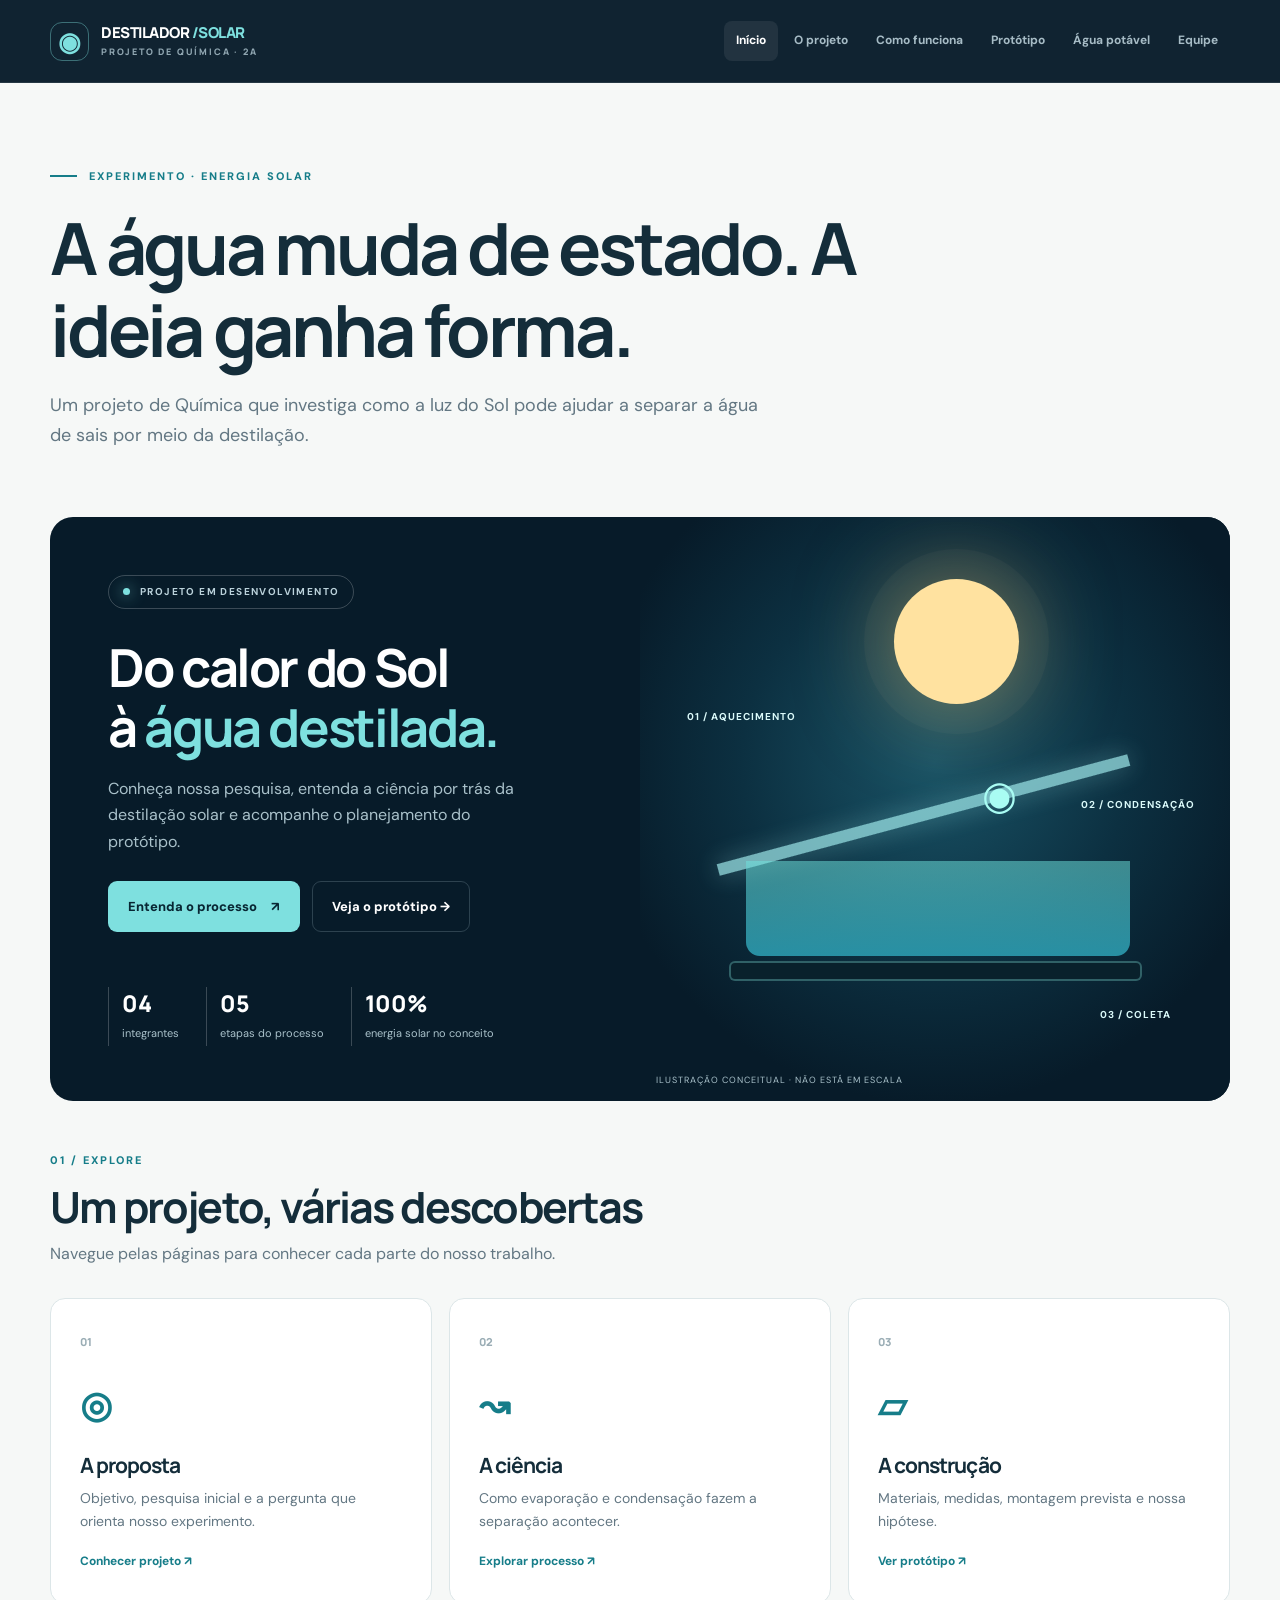
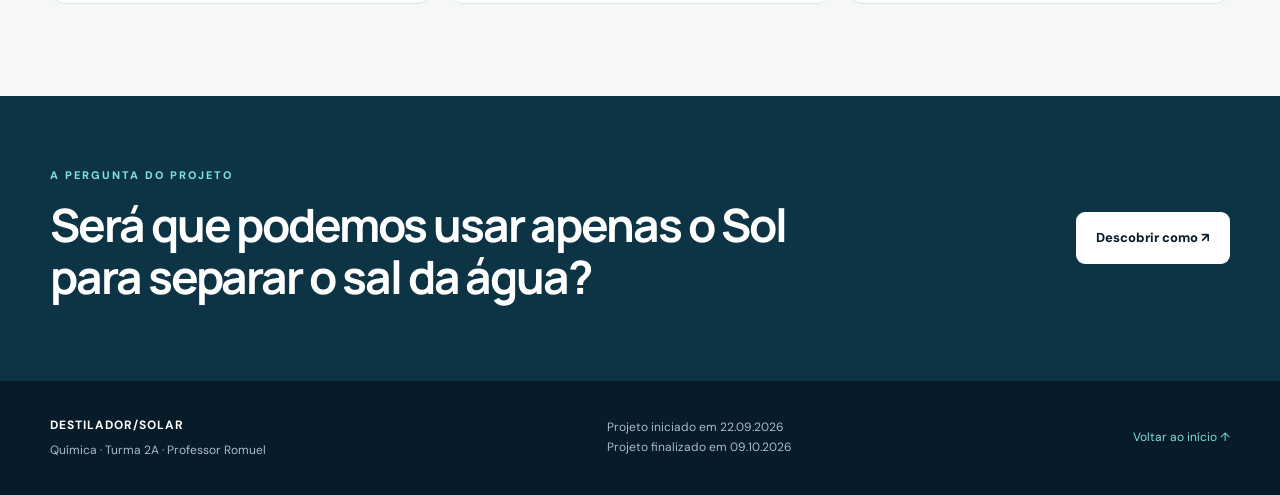
<file: index.html>
<!DOCTYPE html>
<html lang="pt-BR">
 <head>
  <meta charset="utf-8"/>
  <meta content="width=device-width,initial-scale=1" name="viewport"/>
  <meta content="#071b29" name="theme-color"/>
  <meta content="Projeto escolar de Qu&iacute;mica: destilador solar, da pesquisa ao prot&oacute;tipo." name="description"/>
  <title>
   A &aacute;gua muda de estado. A ideia ganha forma. | Destilador Solar
  </title>
  <link href="assets/style.css" rel="stylesheet"/>
  <script defer="" src="assets/script.js">
  </script>
 </head>
 <body>
  <div class="progress" id="progress">
  </div>

  <header class="site-header">
   <div class="shell nav">
    <a class="brand" href="index.html">
     <span class="brand-icon">
      ◉
     </span>
     <span>
      DESTILADOR
      <span class="brand-light">
       /SOLAR
      </span>
      <small>
       PROJETO DE QU&Iacute;MICA &middot; 2A
      </small>
     </span>
    </a>
    <button aria-expanded="false" aria-label="Abrir menu" class="menu-toggle" id="menuToggle">
     ☰
    </button>

    <nav aria-label="Menu principal" class="nav-links" id="navLinks">
     <a class="active" href="index.html">
      In&iacute;cio
     </a>
     <a class="" href="projeto.html">
      O projeto
     </a>
     <a class="" href="funcionamento.html">
      Como funciona
     </a>
     <a class="" href="prototipo.html">
      Prot&oacute;tipo
     </a>
     <a class="" href="agua.html">
      &Aacute;gua pot&aacute;vel
     </a>
     <a class="" href="equipe.html">
      Equipe
     </a>
    </nav>
   </div>
  </header>

  <main>

   <section class="page-intro shell">
    <div class="eyebrow">
     <span class="eyebrow-line">
     </span>
     EXPERIMENTO &middot; ENERGIA SOLAR
    </div>
    <h1>
     A &aacute;gua muda de estado. A ideia ganha forma.
    </h1>
    <p>
     Um projeto de Qu&iacute;mica que investiga como a luz do Sol pode ajudar a separar a &aacute;gua de sais por meio da destila&ccedil;&atilde;o.
    </p>
   </section>

   <section class="shell home-hero">
    <div class="hero-copy">
     <div class="chip">
      <span class="dot">
      </span>
      PROJETO EM DESENVOLVIMENTO
     </div>
     <h2>
      Do calor do Sol
      <br/>
      &agrave;
      <em>
       &aacute;gua destilada.
      </em>
     </h2>
     <p>
      Conhe&ccedil;a nossa pesquisa, entenda a ci&ecirc;ncia por tr&aacute;s da destila&ccedil;&atilde;o solar e acompanhe o planejamento do prot&oacute;tipo.
     </p>
     <div class="actions">
      <a class="btn primary" href="funcionamento.html">
       Entenda o processo
       <span>
        &nearrow;
       </span>
      </a>
      <a class="btn ghost" href="prototipo.html">
       Veja o prot&oacute;tipo &rarr;
      </a>
     </div>
     <div class="hero-stats">
      <div>
       <strong>
        04
       </strong>
       <span>
        integrantes
       </span>
      </div>
      <div>
       <strong>
        05
       </strong>
       <span>
        etapas do processo
       </span>
      </div>
      <div>
       <strong>
        100%
       </strong>
       <span>
        energia solar no conceito
       </span>
      </div>
     </div>
    </div>
    <div class="hero-art">
     <div class="art-sun">
     </div>
     <div class="art-glass">
     </div>
     <div class="art-water">
     </div>
     <div class="art-base">
     </div>
     <div class="art-drop">
      ◉
     </div>
     <div class="art-label l1">
      01 / AQUECIMENTO
     </div>
     <div class="art-label l2">
      02 / CONDENSA&Ccedil;&Atilde;O
     </div>
     <div class="art-label l3">
      03 / COLETA
     </div>
     <div class="art-caption">
      ILUSTRA&Ccedil;&Atilde;O CONCEITUAL &middot; N&Atilde;O EST&Aacute; EM ESCALA
     </div>
    </div>
   </section>

   <section class="shell section">
    <div class="section-head">
     <span class="kicker">
      01 / EXPLORE
     </span>
     <h2>
      Um projeto, v&aacute;rias descobertas
     </h2>
     <p>
      Navegue pelas p&aacute;ginas para conhecer cada parte do nosso trabalho.
     </p>
    </div>
    <div class="feature-grid">
     <a class="feature" href="projeto.html">
      <span class="feature-number">
       01
      </span>
      <span class="feature-icon">
       ◎
      </span>
      <h3>
       A proposta
      </h3>
      <p>
       Objetivo, pesquisa inicial e a pergunta que orienta nosso experimento.
      </p>
      <b>
       Conhecer projeto &nearrow;
      </b>
     </a>
     <a class="feature" href="funcionamento.html">
      <span class="feature-number">
       02
      </span>
      <span class="feature-icon">
       &rightsquigarrow;
      </span>
      <h3>
       A ci&ecirc;ncia
      </h3>
      <p>
       Como evapora&ccedil;&atilde;o e condensa&ccedil;&atilde;o fazem a separa&ccedil;&atilde;o acontecer.
      </p>
      <b>
       Explorar processo &nearrow;
      </b>
     </a>
     <a class="feature" href="prototipo.html">
      <span class="feature-number">
       03
      </span>
      <span class="feature-icon">
       &fltns;
      </span>
      <h3>
       A constru&ccedil;&atilde;o
      </h3>
      <p>
       Materiais, medidas, montagem prevista e nossa hip&oacute;tese.
      </p>
      <b>
       Ver prot&oacute;tipo &nearrow;
      </b>
     </a>
    </div>
   </section>

   <section class="wide-band">
    <div class="shell band-inner">
     <div>
      <span class="kicker">
       A PERGUNTA DO PROJETO
      </span>
      <h2>
       Ser&aacute; que podemos usar apenas o Sol para separar o sal da &aacute;gua?
      </h2>
     </div>
     <a class="btn light" href="funcionamento.html">
      Descobrir como &nearrow;
     </a>
    </div>
   </section>
  </main>

  <footer>
   <div class="shell footer-inner">
    <div>
     <strong>
      DESTILADOR/SOLAR
     </strong>
     <p>
      Qu&iacute;mica &middot; Turma 2A &middot; Professor Romuel
     </p>
    </div>
    <span>
     Projeto iniciado em 22.09.2026 <br> Projeto finalizado em 09.10.2026
    </span>
    <a href="index.html">
     Voltar ao in&iacute;cio &uarr;
    </a>
   </div>
  </footer>
 </body>
</html>
</file>
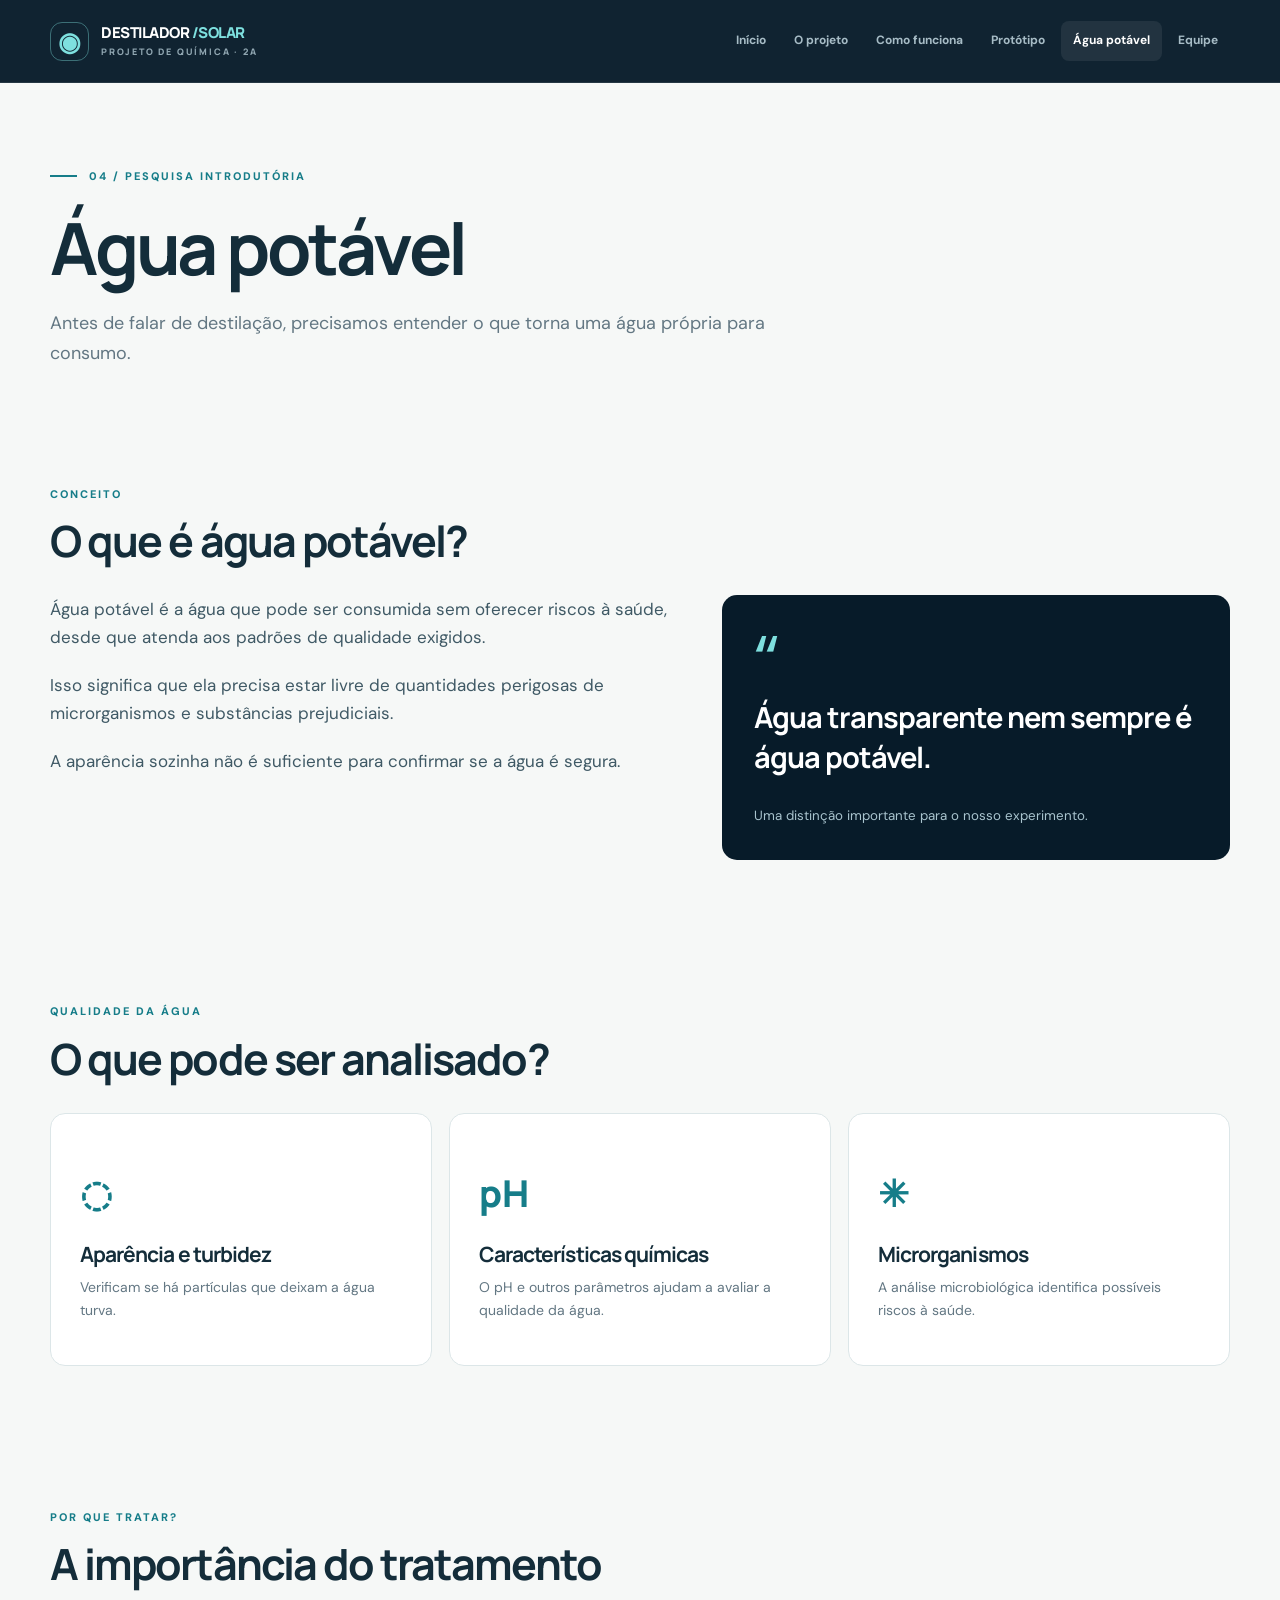
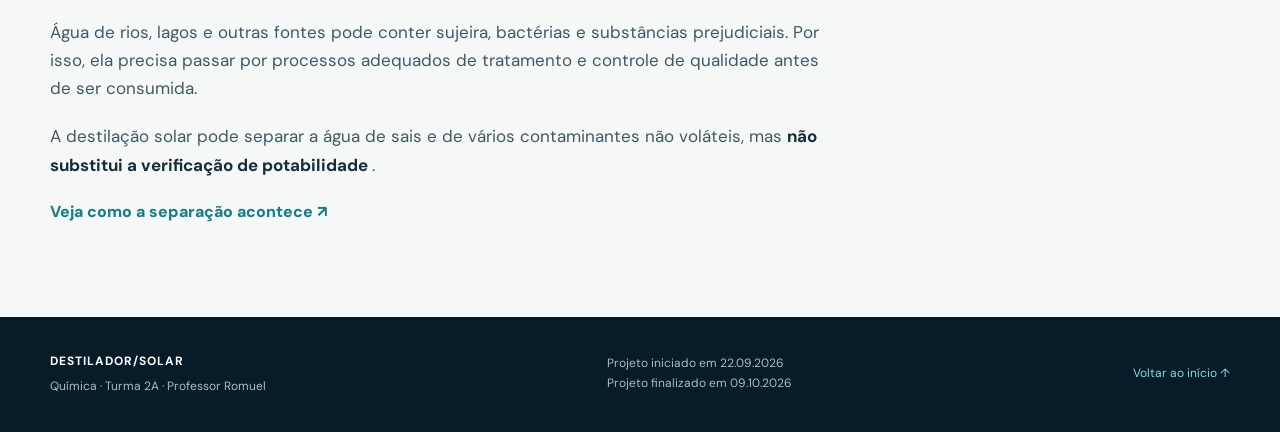
<file: agua.html>
<!DOCTYPE html>
<html lang="pt-BR">
 <head>
  <meta charset="utf-8"/>
  <meta content="width=device-width,initial-scale=1" name="viewport"/>
  <meta content="#071b29" name="theme-color"/>
  <meta content="Projeto escolar de Qu&iacute;mica: destilador solar, da pesquisa ao prot&oacute;tipo." name="description"/>
  <title>
   &Aacute;gua pot&aacute;vel | Destilador Solar
  </title>
  <link href="assets/style.css" rel="stylesheet"/>
  <script defer="" src="assets/script.js">
  </script>
 </head>
 <body>
  <div class="progress" id="progress">
  </div>

  <header class="site-header">
   <div class="shell nav">
    <a class="brand" href="index.html">
     <span class="brand-icon">
      ◉
     </span>
     <span>
      DESTILADOR
      <span class="brand-light">
       /SOLAR
      </span>
      <small>
       PROJETO DE QU&Iacute;MICA &middot; 2A
      </small>
     </span>
    </a>
    <button aria-expanded="false" aria-label="Abrir menu" class="menu-toggle" id="menuToggle">
     ☰
    </button>

    <nav aria-label="Menu principal" class="nav-links" id="navLinks">
     <a class="" href="index.html">
      In&iacute;cio
     </a>
     <a class="" href="projeto.html">
      O projeto
     </a>
     <a class="" href="funcionamento.html">
      Como funciona
     </a>
     <a class="" href="prototipo.html">
      Prot&oacute;tipo
     </a>
     <a class="active" href="agua.html">
      &Aacute;gua pot&aacute;vel
     </a>
     <a class="" href="equipe.html">
      Equipe
     </a>
    </nav>
   </div>
  </header>

  <main>

   <section class="page-intro shell">
    <div class="eyebrow">
     <span class="eyebrow-line">
     </span>
     04 / PESQUISA INTRODUT&Oacute;RIA
    </div>
    <h1>
     &Aacute;gua pot&aacute;vel
    </h1>
    <p>
     Antes de falar de destila&ccedil;&atilde;o, precisamos entender o que torna uma &aacute;gua pr&oacute;pria para consumo.
    </p>
   </section>

   <section class="shell section">
    <div class="section-head">
     <span class="kicker">
      CONCEITO
     </span>
     <h2>
      O que &eacute; &aacute;gua pot&aacute;vel?
     </h2>
    </div>
    <div class="two-col">
     <div class="prose">
      <p>
       &Aacute;gua pot&aacute;vel &eacute; a &aacute;gua que pode ser consumida sem oferecer riscos &agrave; sa&uacute;de, desde que atenda aos padr&otilde;es de qualidade exigidos.
      </p>
      <p>
       Isso significa que ela precisa estar livre de quantidades perigosas de microrganismos e subst&acirc;ncias prejudiciais.
      </p>
      <p>
       A apar&ecirc;ncia sozinha n&atilde;o &eacute; suficiente para confirmar se a &aacute;gua &eacute; segura.
      </p>
     </div>
     <div class="quote-panel">
      <span>
       &ldquo;
      </span>
      <blockquote>
       &Aacute;gua transparente nem sempre &eacute; &aacute;gua pot&aacute;vel.
      </blockquote>
      <small>
       Uma distin&ccedil;&atilde;o importante para o nosso experimento.
      </small>
     </div>
    </div>
   </section>

   <section class="shell section">
    <div class="section-head">
     <span class="kicker">
      QUALIDADE DA &Aacute;GUA
     </span>
     <h2>
      O que pode ser analisado?
     </h2>
    </div>
    <div class="feature-grid">
     <div class="feature">
      <span class="feature-icon">
       ◌
      </span>
      <h3>
       Apar&ecirc;ncia e turbidez
      </h3>
      <p>
       Verificam se h&aacute; part&iacute;culas que deixam a &aacute;gua turva.
      </p>
     </div>
     <div class="feature">
      <span class="feature-icon">
       pH
      </span>
      <h3>
       Caracter&iacute;sticas qu&iacute;micas
      </h3>
      <p>
       O pH e outros par&acirc;metros ajudam a avaliar a qualidade da &aacute;gua.
      </p>
     </div>
     <div class="feature">
      <span class="feature-icon">
       ✳
      </span>
      <h3>
       Microrganismos
      </h3>
      <p>
       A an&aacute;lise microbiol&oacute;gica identifica poss&iacute;veis riscos &agrave; sa&uacute;de.
      </p>
     </div>
    </div>
   </section>

   <section class="shell section">
    <div class="section-head">
     <span class="kicker">
      POR QUE TRATAR?
     </span>
     <h2>
      A import&acirc;ncia do tratamento
     </h2>
    </div>
    <div class="prose prose-wide">
     <p>
      &Aacute;gua de rios, lagos e outras fontes pode conter sujeira, bact&eacute;rias e subst&acirc;ncias prejudiciais. Por isso, ela precisa passar por processos adequados de tratamento e controle de qualidade antes de ser consumida.
     </p>
     <p>
      A destila&ccedil;&atilde;o solar pode separar a &aacute;gua de sais e de v&aacute;rios contaminantes n&atilde;o vol&aacute;teis, mas
      <strong>
       n&atilde;o substitui a verifica&ccedil;&atilde;o de potabilidade
      </strong>
      .
     </p>
    </div>
    <a class="text-link" href="funcionamento.html">
     Veja como a separa&ccedil;&atilde;o acontece &nearrow;
    </a>
   </section>
  </main>

  <footer>
   <div class="shell footer-inner">
    <div>
     <strong>
      DESTILADOR/SOLAR
     </strong>
     <p>
      Qu&iacute;mica &middot; Turma 2A &middot; Professor Romuel
     </p>
    </div>
    <span>
     Projeto iniciado em 22.09.2026 <br> Projeto finalizado em 09.10.2026
    </span>
    <a href="index.html">
     Voltar ao in&iacute;cio &uarr;
    </a>
   </div>
  </footer>
 </body>
</html>
</file>
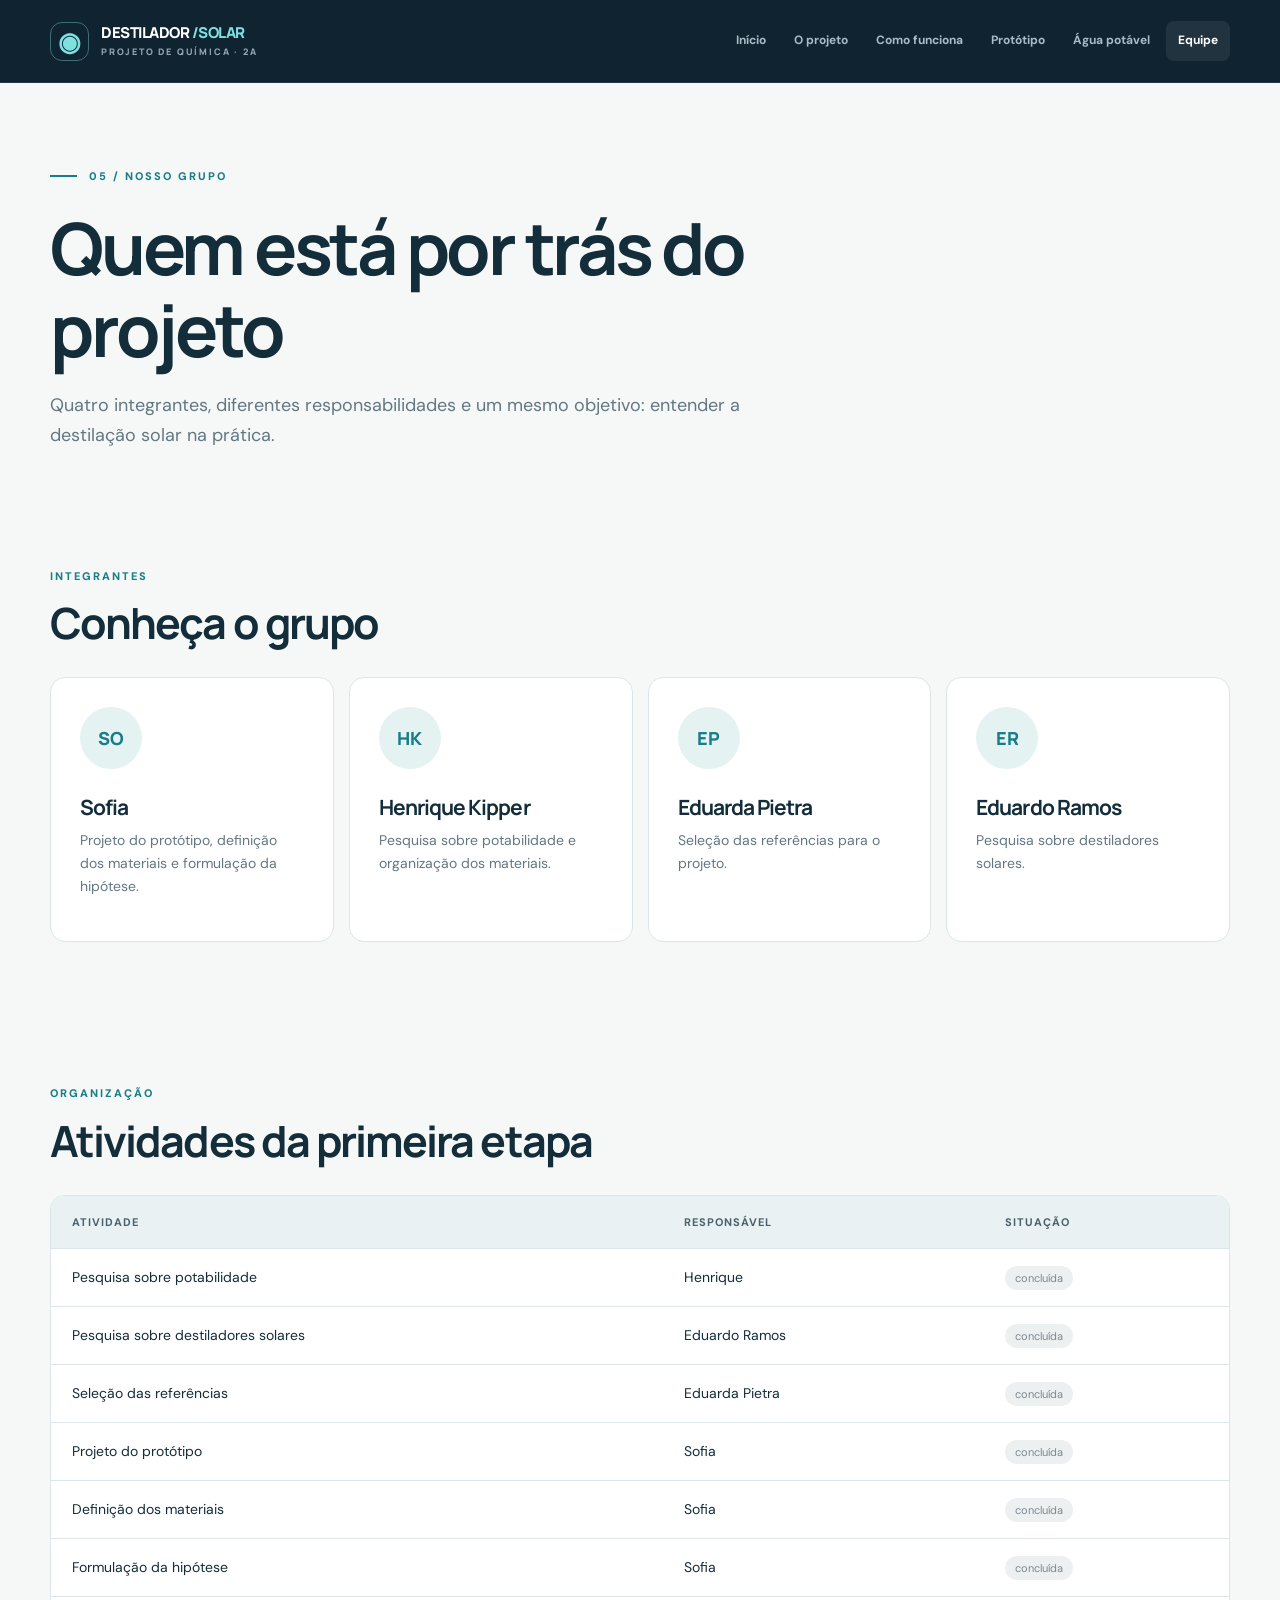
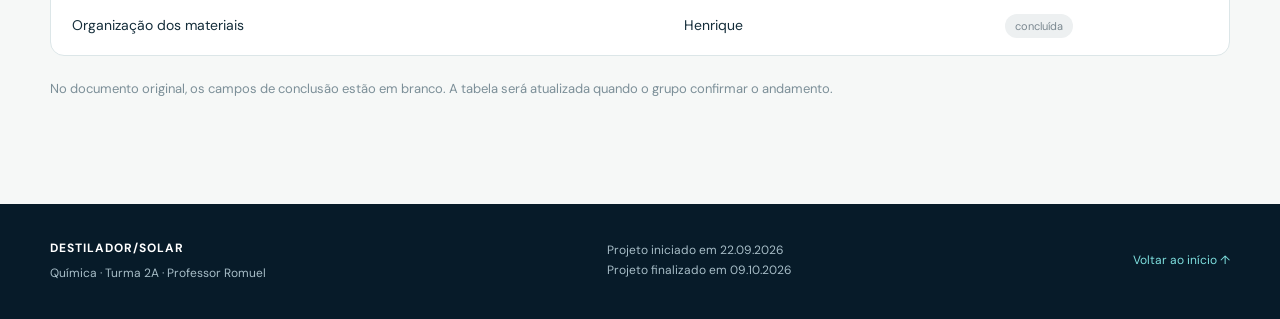
<file: equipe.html>
<!DOCTYPE html>
<html lang="pt-BR">
 <head>
  <meta charset="utf-8"/>
  <meta content="width=device-width,initial-scale=1" name="viewport"/>
  <meta content="#071b29" name="theme-color"/>
  <meta content="Projeto escolar de Qu&iacute;mica: destilador solar, da pesquisa ao prot&oacute;tipo." name="description"/>
  <title>
   Quem est&aacute; por tr&aacute;s do projeto | Destilador Solar
  </title>
  <link href="assets/style.css" rel="stylesheet"/>
  <script defer="" src="assets/script.js">
  </script>
 </head>
 <body>
  <div class="progress" id="progress">
  </div>

  <header class="site-header">
   <div class="shell nav">
    <a class="brand" href="index.html">
     <span class="brand-icon">
      ◉
     </span>
     <span>
      DESTILADOR
      <span class="brand-light">
       /SOLAR
      </span>
      <small>
       PROJETO DE QU&Iacute;MICA &middot; 2A
      </small>
     </span>
    </a>
    <button aria-expanded="false" aria-label="Abrir menu" class="menu-toggle" id="menuToggle">
     ☰
    </button>

    <nav aria-label="Menu principal" class="nav-links" id="navLinks">
     <a class="" href="index.html">
      In&iacute;cio
     </a>
     <a class="" href="projeto.html">
      O projeto
     </a>
     <a class="" href="funcionamento.html">
      Como funciona
     </a>
     <a class="" href="prototipo.html">
      Prot&oacute;tipo
     </a>
     <a class="" href="agua.html">
      &Aacute;gua pot&aacute;vel
     </a>
     <a class="active" href="equipe.html">
      Equipe
     </a>
    </nav>
   </div>
  </header>

  <main>

   <section class="page-intro shell">
    <div class="eyebrow">
     <span class="eyebrow-line">
     </span>
     05 / NOSSO GRUPO
    </div>
    <h1>
     Quem est&aacute; por tr&aacute;s do projeto
    </h1>
    <p>
     Quatro integrantes, diferentes responsabilidades e um mesmo objetivo: entender a destila&ccedil;&atilde;o solar na pr&aacute;tica.
    </p>
   </section>

   <section class="shell section">
    <div class="section-head">
     <span class="kicker">
      INTEGRANTES
     </span>
     <h2>
      Conhe&ccedil;a o grupo
     </h2>
    </div>
    <div class="team-grid">
     <div class="person">
      <span>
       SO
      </span>
      <h3>
       Sofia
      </h3>
      <p>
       Projeto do prot&oacute;tipo, defini&ccedil;&atilde;o dos materiais e formula&ccedil;&atilde;o da hip&oacute;tese.
      </p>
     </div>
     <div class="person">
      <span>
       HK
      </span>
      <h3>
       Henrique Kipper
      </h3>
      <p>
       Pesquisa sobre potabilidade e organiza&ccedil;&atilde;o dos materiais.
      </p>
     </div>
     <div class="person">
      <span>
       EP
      </span>
      <h3>
       Eduarda Pietra
      </h3>
      <p>
       Sele&ccedil;&atilde;o das refer&ecirc;ncias para o projeto.
      </p>
     </div>
     <div class="person">
      <span>
       ER
      </span>
      <h3>
       Eduardo Ramos
      </h3>
      <p>
       Pesquisa sobre destiladores solares.
      </p>
     </div>
    </div>
   </section>

   <section class="shell section">
    <div class="section-head">
     <span class="kicker">
      ORGANIZA&Ccedil;&Atilde;O
     </span>
     <h2>
      Atividades da primeira etapa
     </h2>
    </div>
    <div class="table-wrap">
     <table>
      <thead>
       <tr>
        <th>
         Atividade
        </th>
        <th>
         Respons&aacute;vel
        </th>
        <th>
         Situa&ccedil;&atilde;o
        </th>
       </tr>
      </thead>
      <tbody>
       <tr>
        <td>
         Pesquisa sobre potabilidade
        </td>
        <td>
         Henrique
        </td>
        <td>
         <span class="status">
          concluída
         </span>
        </td>
       </tr>
       <tr>
        <td>
         Pesquisa sobre destiladores solares
        </td>
        <td>
         Eduardo Ramos
        </td>
        <td>
         <span class="status">
          concluída
         </span>
        </td>
       </tr>
       <tr>
        <td>
         Sele&ccedil;&atilde;o das refer&ecirc;ncias
        </td>
        <td>
         Eduarda Pietra
        </td>
        <td>
         <span class="status">
          concluída
         </span>
        </td>
       </tr>
       <tr>
        <td>
         Projeto do prot&oacute;tipo
        </td>
        <td>
         Sofia
        </td>
        <td>
         <span class="status">
          concluída
         </span>
        </td>
       </tr>
       <tr>
        <td>
         Defini&ccedil;&atilde;o dos materiais
        </td>
        <td>
         Sofia
        </td>
        <td>
         <span class="status">
          concluída
         </span>
        </td>
       </tr>
       <tr>
        <td>
         Formula&ccedil;&atilde;o da hip&oacute;tese
        </td>
        <td>
         Sofia
        </td>
        <td>
         <span class="status">
          concluída
         </span>
        </td>
       </tr>
       <tr>
        <td>
         Organiza&ccedil;&atilde;o dos materiais
        </td>
        <td>
         Henrique
        </td>
        <td>
         <span class="status">
          concluída
         </span>
        </td>
       </tr>
      </tbody>
     </table>
    </div>
    <p class="note">
     No documento original, os campos de conclus&atilde;o est&atilde;o em branco. A tabela ser&aacute; atualizada quando o grupo confirmar o andamento.
    </p>
   </section>
  </main>

  <footer>
   <div class="shell footer-inner">
    <div>
     <strong>
      DESTILADOR/SOLAR
     </strong>
     <p>
      Qu&iacute;mica &middot; Turma 2A &middot; Professor Romuel
     </p>
    </div>
    <span>
     Projeto iniciado em 22.09.2026 <br> Projeto finalizado em 09.10.2026
    </span>
    <a href="index.html">
     Voltar ao in&iacute;cio &uarr;
    </a>
   </div>
  </footer>
 </body>
</html>
</file>
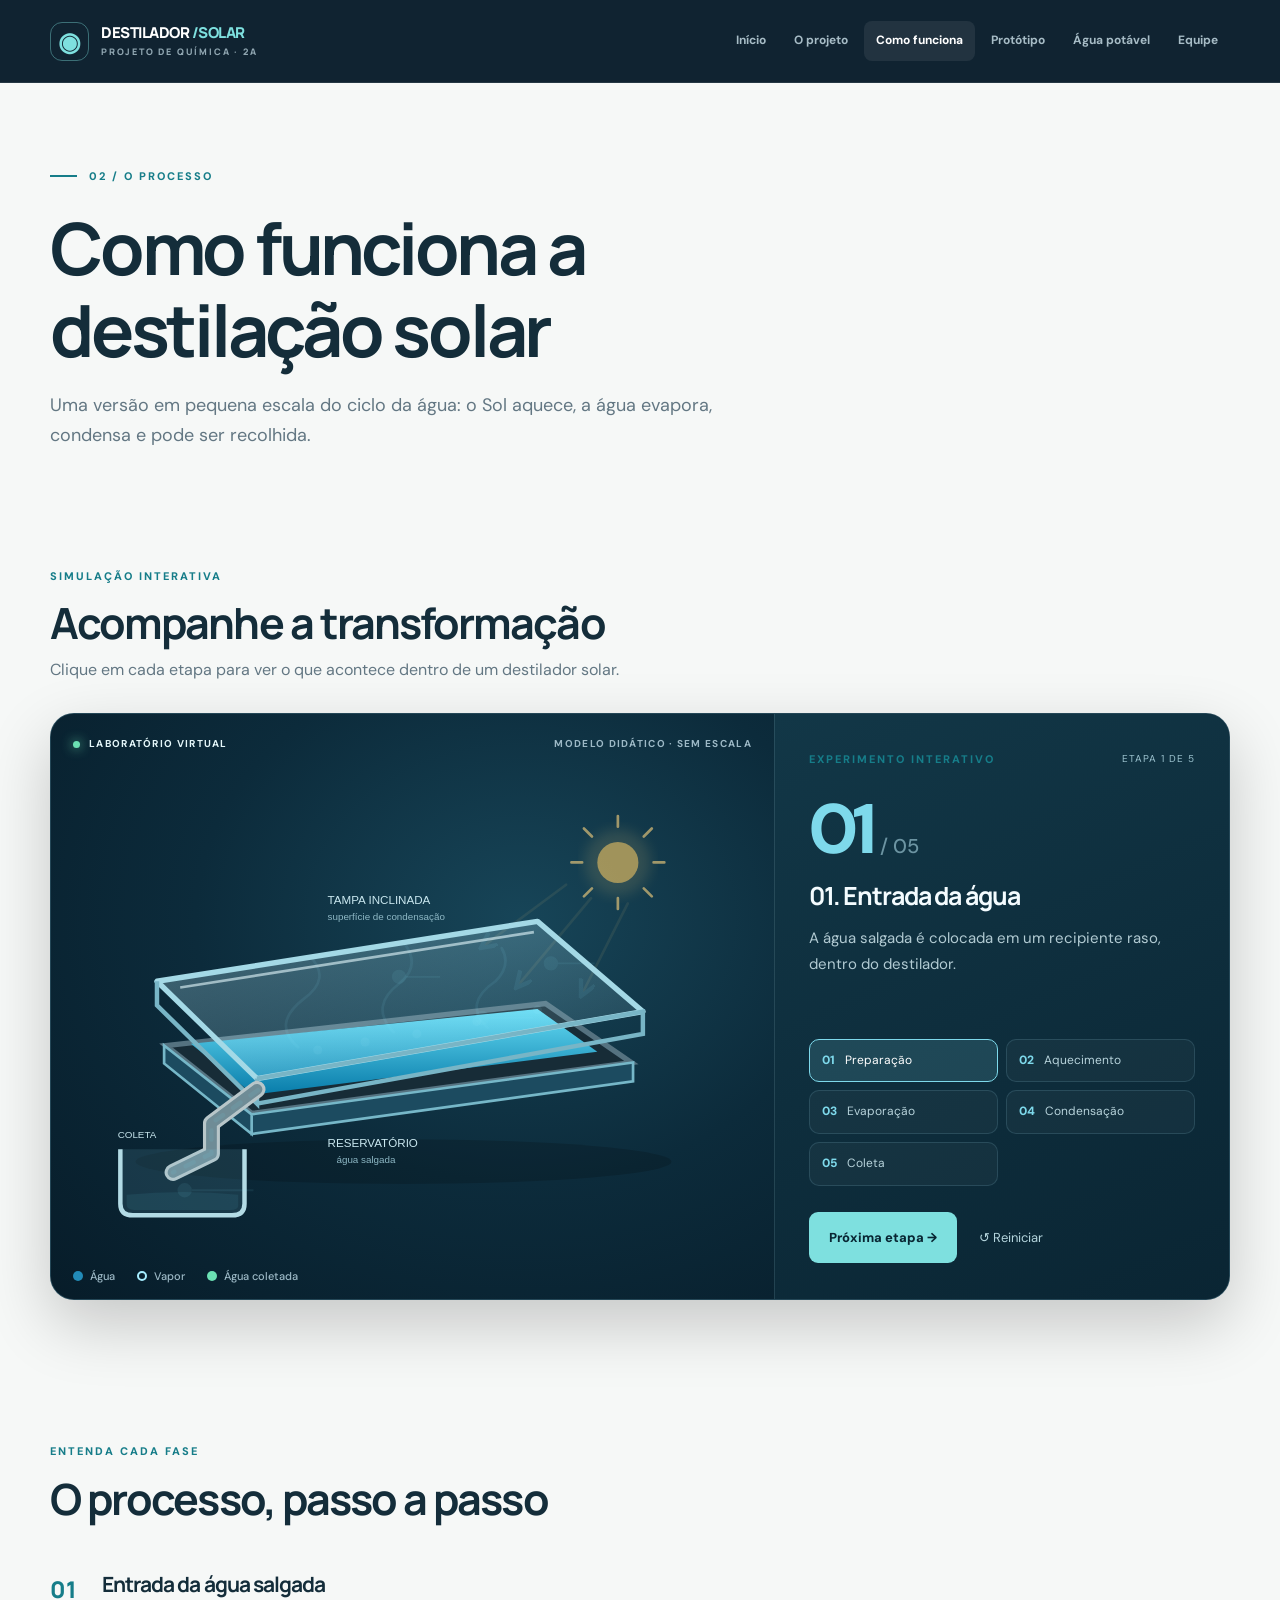
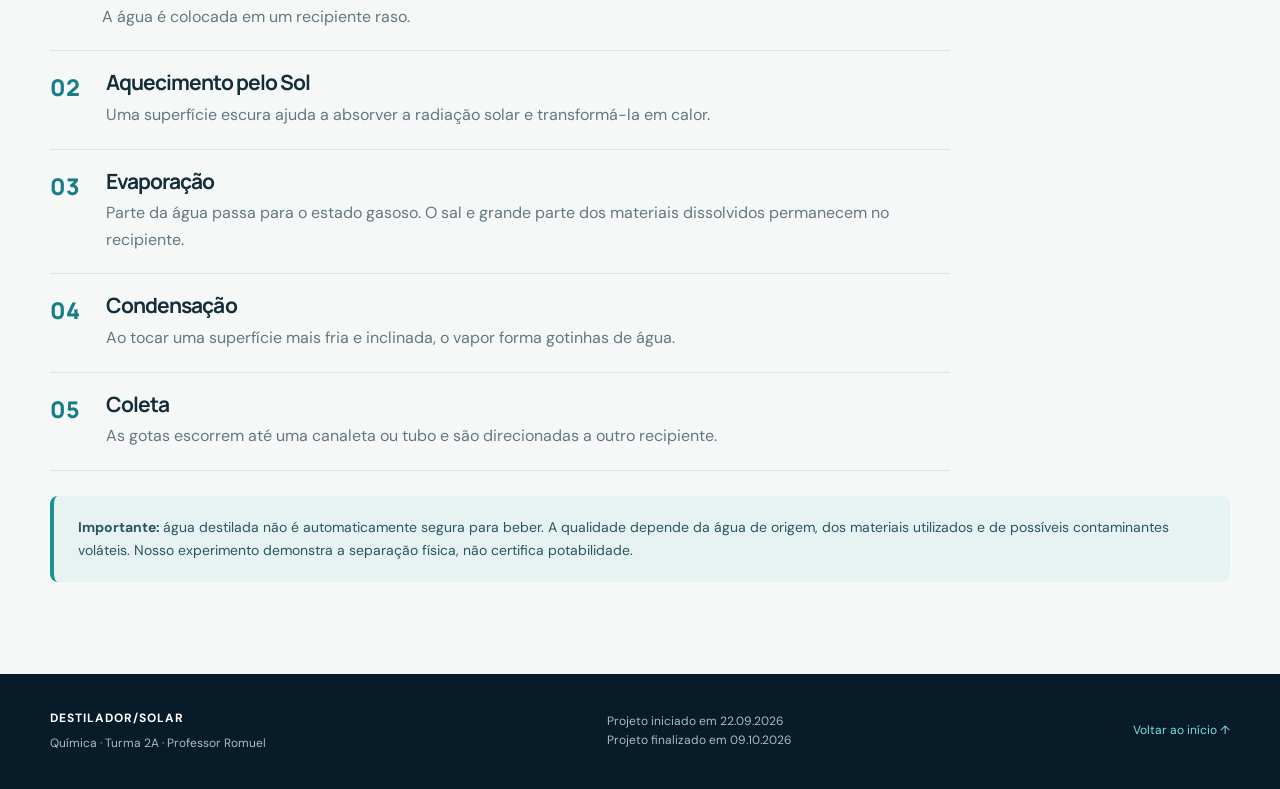
<file: funcionamento.html>
<!DOCTYPE html>
<html lang="pt-BR">
 <head>
  <meta charset="utf-8"/>
  <meta content="width=device-width,initial-scale=1" name="viewport"/>
  <meta content="#071b29" name="theme-color"/>
  <meta content="Projeto escolar de Qu&iacute;mica: destilador solar, da pesquisa ao prot&oacute;tipo." name="description"/>
  <title>
   Como funciona a destila&ccedil;&atilde;o solar | Destilador Solar
  </title>
  <link href="assets/style.css" rel="stylesheet"/>
  <script defer="" src="assets/script.js">
  </script>
 </head>
 <body>
  <div class="progress" id="progress">
  </div>

  <header class="site-header">
   <div class="shell nav">
    <a class="brand" href="index.html">
     <span class="brand-icon">
      ◉
     </span>
     <span>
      DESTILADOR
      <span class="brand-light">
       /SOLAR
      </span>
      <small>
       PROJETO DE QU&Iacute;MICA &middot; 2A
      </small>
     </span>
    </a>
    <button aria-expanded="false" aria-label="Abrir menu" class="menu-toggle" id="menuToggle">
     ☰
    </button>

    <nav aria-label="Menu principal" class="nav-links" id="navLinks">
     <a class="" href="index.html">
      In&iacute;cio
     </a>
     <a class="" href="projeto.html">
      O projeto
     </a>
     <a class="active" href="funcionamento.html">
      Como funciona
     </a>
     <a class="" href="prototipo.html">
      Prot&oacute;tipo
     </a>
     <a class="" href="agua.html">
      &Aacute;gua pot&aacute;vel
     </a>
     <a class="" href="equipe.html">
      Equipe
     </a>
    </nav>
   </div>
  </header>

  <main>

   <section class="page-intro shell">
    <div class="eyebrow">
     <span class="eyebrow-line">
     </span>
     02 / O PROCESSO
    </div>
    <h1>
     Como funciona a destila&ccedil;&atilde;o solar
    </h1>
    <p>
     Uma vers&atilde;o em pequena escala do ciclo da &aacute;gua: o Sol aquece, a &aacute;gua evapora, condensa e pode ser recolhida.
    </p>
   </section>

   <section class="shell section">
    <div class="section-head">
     <span class="kicker">
      SIMULA&Ccedil;&Atilde;O INTERATIVA
     </span>
     <h2>
      Acompanhe a transforma&ccedil;&atilde;o
     </h2>
     <p>
      Clique em cada etapa para ver o que acontece dentro de um destilador solar.
     </p>
    </div>
     <div class="lab-simulator" id="labSimulator" data-phase="0">
       <div class="lab-stage">
         <div class="lab-stage-top"><span class="lab-live"><span></span> LABORATÓRIO VIRTUAL</span><span>MODELO DIDÁTICO · SEM ESCALA</span></div>
         <svg class="lab-diagram" viewBox="0 0 760 490" role="img" aria-label="Ilustração interativa do destilador com duas tampas transparentes, água, cobertura inclinada, tubo e recipiente coletor">
           <defs>
             <linearGradient id="glass" x1="0" y1="0" x2="1" y2="1"><stop stop-color="#b7efff" stop-opacity=".32"/><stop offset="1" stop-color="#b7efff" stop-opacity=".06"/></linearGradient>
             <linearGradient id="water" x1="0" y1="0" x2="0" y2="1"><stop stop-color="#65dcf4"/><stop offset="1" stop-color="#087caa"/></linearGradient>
             <filter id="glow"><feGaussianBlur stdDeviation="7"/></filter>
             <marker id="arrow" markerWidth="7" markerHeight="7" refX="5" refY="3" orient="auto"><path d="M0 0 L6 3 L0 6" fill="none" stroke="#80e5ff" stroke-width="1.6"/></marker>
           </defs>
           <g class="lab-sun"><circle cx="610" cy="80" r="37" fill="#ffd477" opacity=".22" filter="url(#glow)"/><circle cx="610" cy="80" r="23" fill="#ffce65"/><g stroke="#ffd67f" stroke-width="3" stroke-linecap="round"><path d="M610 40v-12 M610 120v12 M570 80h-12 M650 80h12 M581 51l-9-9 M639 109l9 9 M639 51l9-9 M581 109l-9 9"/></g></g>
           <g class="lab-rays" stroke="#ffd67f" stroke-width="3" stroke-linecap="round" marker-end="url(#arrow)"><path d="M580 120L498 218"/><path d="M621 126L570 227"/><path d="M552 105L459 174"/></g>
           <ellipse cx="370" cy="415" rx="300" ry="25" fill="#000" opacity=".17"/>
           <path d="M104 285 L529 238 L625 304 L200 361 Z" fill="#172c37" stroke="#557280" stroke-width="6"/>
           <path class="lab-water" d="M132 283 L520 244 L587 292 L202 340 Z" fill="url(#water)" opacity=".8"/>
           <path d="M102 285 L200 362 L200 384 L102 305 Z M200 362 L627 304 L627 325 L200 384 Z" fill="#1c4b60" stroke="#76b7c8" stroke-width="3"/>
           <g class="lab-vapor" stroke="#80e5ff" stroke-width="3" stroke-linecap="round" fill="none"><path d="M252 287Q222 261 258 233Q290 210 265 185"/><path d="M359 270Q331 241 366 215Q389 196 372 172"/><path d="M464 265Q436 238 473 213Q491 195 480 176"/></g>
           <path class="lab-roof" d="M94 213 L520 146 L638 247 L206 322 Z" fill="url(#glass)" stroke="#a4d9e6" stroke-width="6" stroke-linejoin="round"/>
           <path d="M94 213L94 240L206 350L206 322 M206 322L638 247L638 272L206 350" fill="none" stroke="#78b5c6" stroke-width="5"/>
           <path d="M120 220L516 158" stroke="#e7fbff" stroke-width="3" opacity=".6"/>
           <g class="lab-drops" fill="#a3edff"><circle cx="274" cy="290" r="5"/><circle cx="327" cy="281" r="5"/><circle cx="385" cy="272" r="5"/><circle cx="452" cy="258" r="5"/><circle cx="520" cy="245" r="5"/></g>
           <path d="M206 334 L155 372 L155 406 L112 427" stroke="#b8c6c9" stroke-width="19" stroke-linejoin="round" stroke-linecap="round" fill="none"/>
           <path d="M206 334 L155 372 L155 406 L112 427" stroke="#6f8c96" stroke-width="12" stroke-linejoin="round" stroke-linecap="round" fill="none"/>
           <path class="lab-flow" d="M207 335L155 372L155 406L112 427" stroke="#66e4ff" stroke-width="5" stroke-dasharray="10 14" stroke-linecap="round" fill="none"/>
           <path d="M53 401L53 462Q53 475 67 475H178Q192 475 192 462V401" fill="#7bc9df" fill-opacity=".13" stroke="#b3dbe5" stroke-width="5"/>
           <path class="lab-collected" d="M60 452Q125 446 185 452V464Q185 469 176 469H69Q60 469 60 463Z" fill="#62d9ef"/>
           <g class="lab-mark lab-mark-heat"><circle cx="535" cy="193" r="7"/><path d="M543 193H584"/></g>
           <g class="lab-mark lab-mark-vapor"><circle cx="365" cy="208" r="7"/><path d="M372 208H411"/></g>
           <g class="lab-mark lab-mark-drops"><circle cx="458" cy="254" r="7"/><path d="M466 254H515"/></g>
           <g class="lab-mark lab-mark-collect"><circle cx="125" cy="447" r="7"/><path d="M133 447H202"/></g>
           <g font-family="Arial, sans-serif" font-size="13" fill="#c9e7ef"><text x="285" y="399">RESERVATÓRIO</text><text x="295" y="416" font-size="11" fill="#8eb8c5">água salgada</text><text x="285" y="127">TAMPA INCLINADA</text><text x="285" y="144" font-size="11" fill="#8eb8c5">superfície de condensação</text><text x="50" y="388" font-size="11">COLETA</text></g>
         </svg>
         <div class="lab-stage-bottom"><span><i class="lab-key-water"></i> Água</span><span><i class="lab-key-vapor"></i> Vapor</span><span><i class="lab-key-collect"></i> Água coletada</span></div>
       </div>
       <div class="lab-panel">
         <div class="lab-panel-top"><span class="kicker">EXPERIMENTO INTERATIVO</span><span class="lab-count" id="simStatus">ETAPA 1 DE 5</span></div>
         <div class="lab-step-number" id="labStepNumber">01 <span>/ 05</span></div>
         <h3 id="simTitle">01. Entrada da água</h3>
         <p id="simText">A água salgada é colocada em um recipiente raso, dentro do destilador.</p>
         <div class="lab-step-list" id="simDots" aria-label="Selecionar etapa">
           <button type="button" data-step="0" class="selected"><span>01</span> Preparação</button>
           <button type="button" data-step="1"><span>02</span> Aquecimento</button>
           <button type="button" data-step="2"><span>03</span> Evaporação</button>
           <button type="button" data-step="3"><span>04</span> Condensação</button>
           <button type="button" data-step="4"><span>05</span> Coleta</button>
         </div>
         <div class="lab-actions"><button type="button" class="btn primary" id="nextStep">Próxima etapa →</button><button type="button" class="lab-reset" id="restartStep" aria-label="Reiniciar simulação">↺ Reiniciar</button></div>
       </div>
     </div>
   </section>

   <section class="shell section">
    <div class="section-head">
     <span class="kicker">
      ENTENDA CADA FASE
     </span>
     <h2>
      O processo, passo a passo
     </h2>
    </div>
    <div class="timeline">
     <div>
      <span>
       01
      </span>
      <article>
       <h3>
        Entrada da &aacute;gua salgada
       </h3>
       <p>
        A &aacute;gua &eacute; colocada em um recipiente raso.
       </p>
      </article>
     </div>
     <div>
      <span>
       02
      </span>
      <article>
       <h3>
        Aquecimento pelo Sol
       </h3>
       <p>
        Uma superf&iacute;cie escura ajuda a absorver a radia&ccedil;&atilde;o solar e transform&aacute;-la em calor.
       </p>
      </article>
     </div>
     <div>
      <span>
       03
      </span>
      <article>
       <h3>
        Evapora&ccedil;&atilde;o
       </h3>
       <p>
        Parte da &aacute;gua passa para o estado gasoso. O sal e grande parte dos materiais dissolvidos permanecem no recipiente.
       </p>
      </article>
     </div>
     <div>
      <span>
       04
      </span>
      <article>
       <h3>
        Condensa&ccedil;&atilde;o
       </h3>
       <p>
        Ao tocar uma superf&iacute;cie mais fria e inclinada, o vapor forma gotinhas de &aacute;gua.
       </p>
      </article>
     </div>
     <div>
      <span>
       05
      </span>
      <article>
       <h3>
        Coleta
       </h3>
       <p>
        As gotas escorrem at&eacute; uma canaleta ou tubo e s&atilde;o direcionadas a outro recipiente.
       </p>
      </article>
     </div>
    </div>
    <div class="callout">
     <strong>
      Importante:
     </strong>
     &aacute;gua destilada n&atilde;o &eacute; automaticamente segura para beber. A qualidade depende da &aacute;gua de origem, dos materiais utilizados e de poss&iacute;veis contaminantes vol&aacute;teis. Nosso experimento demonstra a separa&ccedil;&atilde;o f&iacute;sica, n&atilde;o certifica potabilidade.
    </div>
   </section>
  </main>

  <footer>
   <div class="shell footer-inner">
    <div>
     <strong>
      DESTILADOR/SOLAR
     </strong>
     <p>
      Qu&iacute;mica &middot; Turma 2A &middot; Professor Romuel
     </p>
    </div>
    <span>
     Projeto iniciado em 22.09.2026 <br> Projeto finalizado em 09.10.2026
    </span>
    <a href="index.html">
     Voltar ao in&iacute;cio &uarr;
    </a>
   </div>
  </footer>
 </body>
</html>
</file>
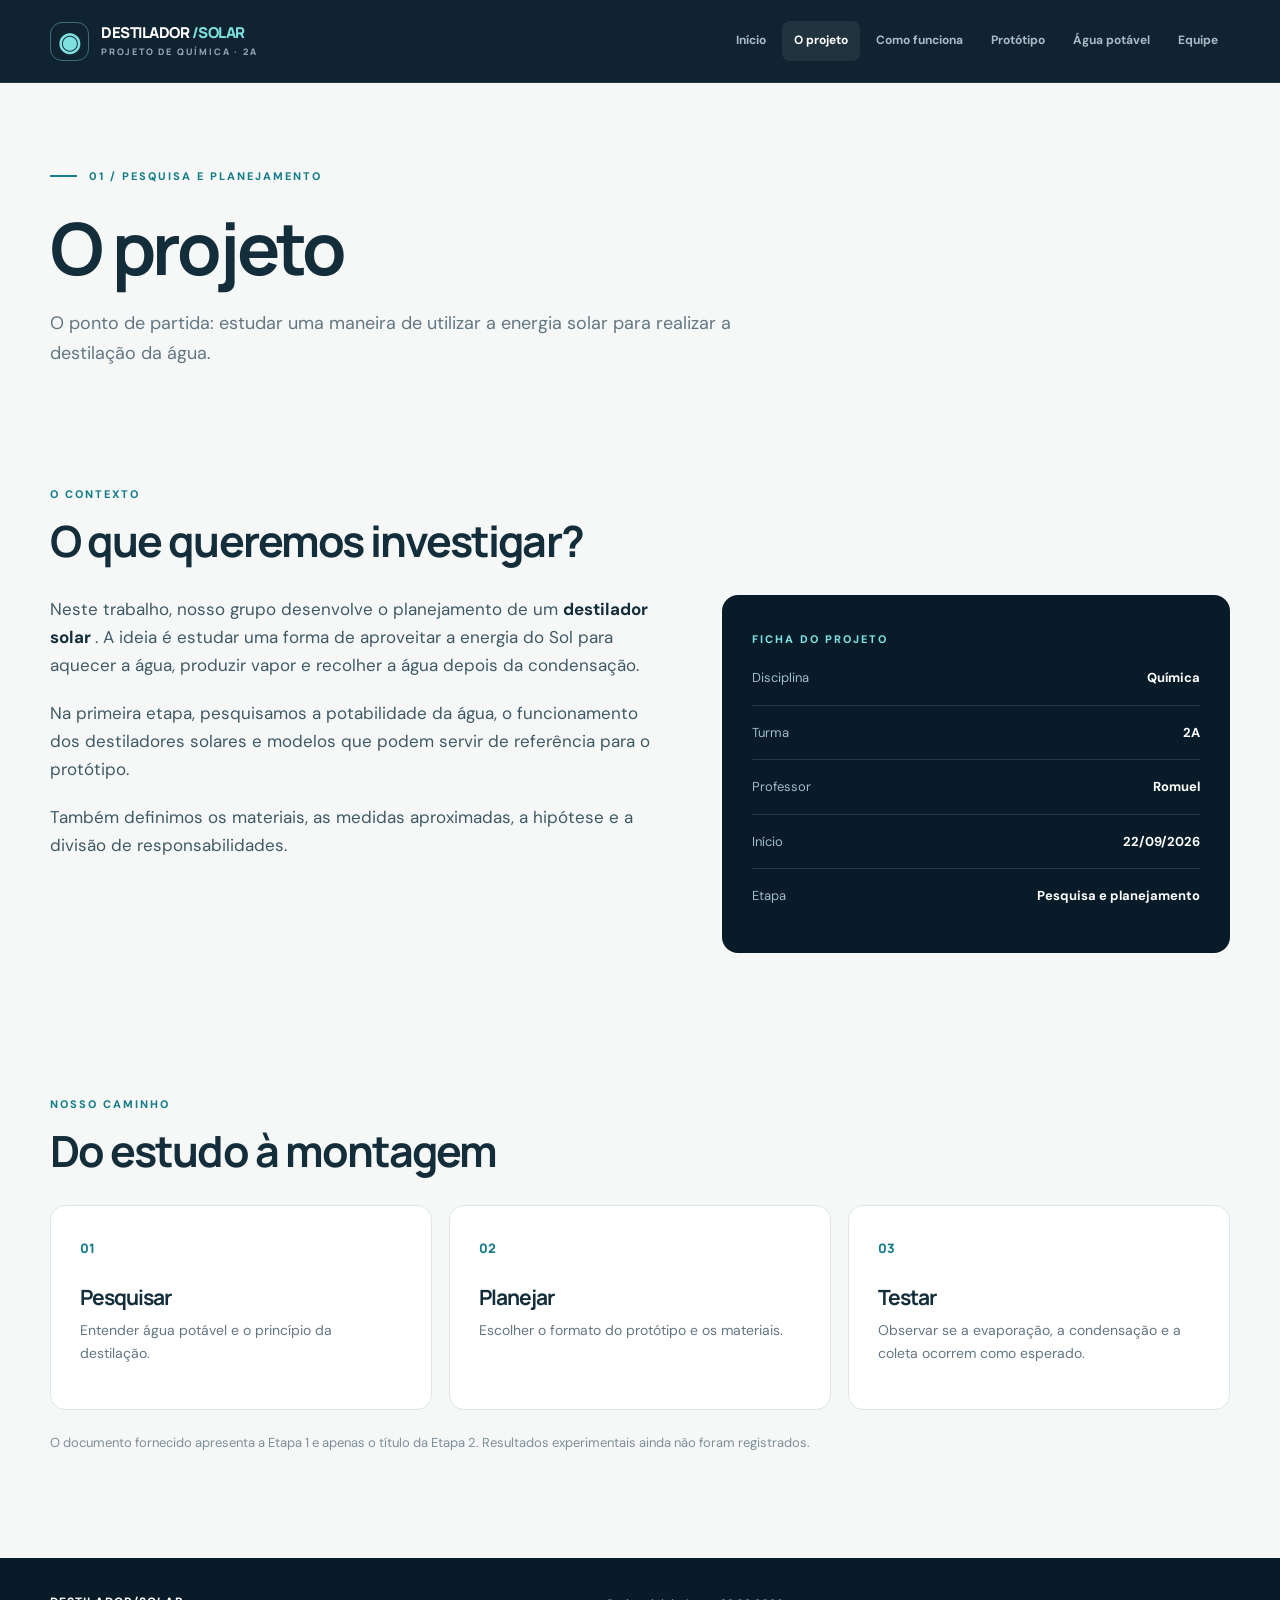
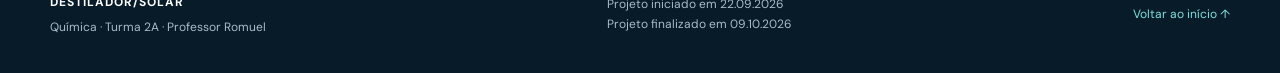
<file: projeto.html>
<!DOCTYPE html>
<html lang="pt-BR">
 <head>
  <meta charset="utf-8"/>
  <meta content="width=device-width,initial-scale=1" name="viewport"/>
  <meta content="#071b29" name="theme-color"/>
  <meta content="Projeto escolar de Qu&iacute;mica: destilador solar, da pesquisa ao prot&oacute;tipo." name="description"/>
  <title>
   O projeto | Destilador Solar
  </title>
  <link href="assets/style.css" rel="stylesheet"/>
  <script defer="" src="assets/script.js">
  </script>
 </head>
 <body>
  <div class="progress" id="progress">
  </div>

  <header class="site-header">
   <div class="shell nav">
    <a class="brand" href="index.html">
     <span class="brand-icon">
      ◉
     </span>
     <span>
      DESTILADOR
      <span class="brand-light">
       /SOLAR
      </span>
      <small>
       PROJETO DE QU&Iacute;MICA &middot; 2A
      </small>
     </span>
    </a>
    <button aria-expanded="false" aria-label="Abrir menu" class="menu-toggle" id="menuToggle">
     ☰
    </button>

    <nav aria-label="Menu principal" class="nav-links" id="navLinks">
     <a class="" href="index.html">
      In&iacute;cio
     </a>
     <a class="active" href="projeto.html">
      O projeto
     </a>
     <a class="" href="funcionamento.html">
      Como funciona
     </a>
     <a class="" href="prototipo.html">
      Prot&oacute;tipo
     </a>
     <a class="" href="agua.html">
      &Aacute;gua pot&aacute;vel
     </a>
     <a class="" href="equipe.html">
      Equipe
     </a>
    </nav>
   </div>
  </header>

  <main>

   <section class="page-intro shell">
    <div class="eyebrow">
     <span class="eyebrow-line">
     </span>
     01 / PESQUISA E PLANEJAMENTO
    </div>
    <h1>
     O projeto
    </h1>
    <p>
     O ponto de partida: estudar uma maneira de utilizar a energia solar para realizar a destila&ccedil;&atilde;o da &aacute;gua.
    </p>
   </section>

   <section class="shell section">
    <div class="section-head">
     <span class="kicker">
      O CONTEXTO
     </span>
     <h2>
      O que queremos investigar?
     </h2>
    </div>
    <div class="two-col">
     <div class="prose">
      <p>
       Neste trabalho, nosso grupo desenvolve o planejamento de um
       <strong>
        destilador solar
       </strong>
       . A ideia &eacute; estudar uma forma de aproveitar a energia do Sol para aquecer a &aacute;gua, produzir vapor e recolher a &aacute;gua depois da condensa&ccedil;&atilde;o.
      </p>
      <p>
       Na primeira etapa, pesquisamos a potabilidade da &aacute;gua, o funcionamento dos destiladores solares e modelos que podem servir de refer&ecirc;ncia para o prot&oacute;tipo.
      </p>
      <p>
       Tamb&eacute;m definimos os materiais, as medidas aproximadas, a hip&oacute;tese e a divis&atilde;o de responsabilidades.
      </p>
     </div>
     <aside class="info-panel">
      <span class="kicker">
       FICHA DO PROJETO
      </span>
      <div class="info-row">
       <span>
        Disciplina
       </span>
       <strong>
        Qu&iacute;mica
       </strong>
      </div>
      <div class="info-row">
       <span>
        Turma
       </span>
       <strong>
        2A
       </strong>
      </div>
      <div class="info-row">
       <span>
        Professor
       </span>
       <strong>
        Romuel
       </strong>
      </div>
      <div class="info-row">
       <span>
        In&iacute;cio
       </span>
       <strong>
        22/09/2026
       </strong>
      </div>
      <div class="info-row">
       <span>
        Etapa
       </span>
       <strong>
        Pesquisa e planejamento
       </strong>
      </div>
     </aside>
    </div>
   </section>

   <section class="shell section">
    <div class="section-head">
     <span class="kicker">
      NOSSO CAMINHO
     </span>
     <h2>
      Do estudo &agrave; montagem
     </h2>
    </div>
    <div class="steps-grid">
     <div class="step-card">
      <span>
       01
      </span>
      <h3>
       Pesquisar
      </h3>
      <p>
       Entender &aacute;gua pot&aacute;vel e o princ&iacute;pio da destila&ccedil;&atilde;o.
      </p>
     </div>
     <div class="step-card">
      <span>
       02
      </span>
      <h3>
       Planejar
      </h3>
      <p>
       Escolher o formato do prot&oacute;tipo e os materiais.
      </p>
     </div>
     <div class="step-card">
      <span>
       03
      </span>
      <h3>
       Testar
      </h3>
      <p>
       Observar se a evapora&ccedil;&atilde;o, a condensa&ccedil;&atilde;o e a coleta ocorrem como esperado.
      </p>
     </div>
    </div>
    <p class="note">
     O documento fornecido apresenta a Etapa 1 e apenas o t&iacute;tulo da Etapa 2. Resultados experimentais ainda n&atilde;o foram registrados.
    </p>
   </section>
  </main>

  <footer>
   <div class="shell footer-inner">
    <div>
     <strong>
      DESTILADOR/SOLAR
     </strong>
     <p>
      Qu&iacute;mica &middot; Turma 2A &middot; Professor Romuel
     </p>
    </div>
    <span>
     Projeto iniciado em 22.09.2026 <br> Projeto finalizado em 09.10.2026
    </span>
    <a href="index.html">
     Voltar ao in&iacute;cio &uarr;
    </a>
   </div>
  </footer>
 </body>
</html>
</file>
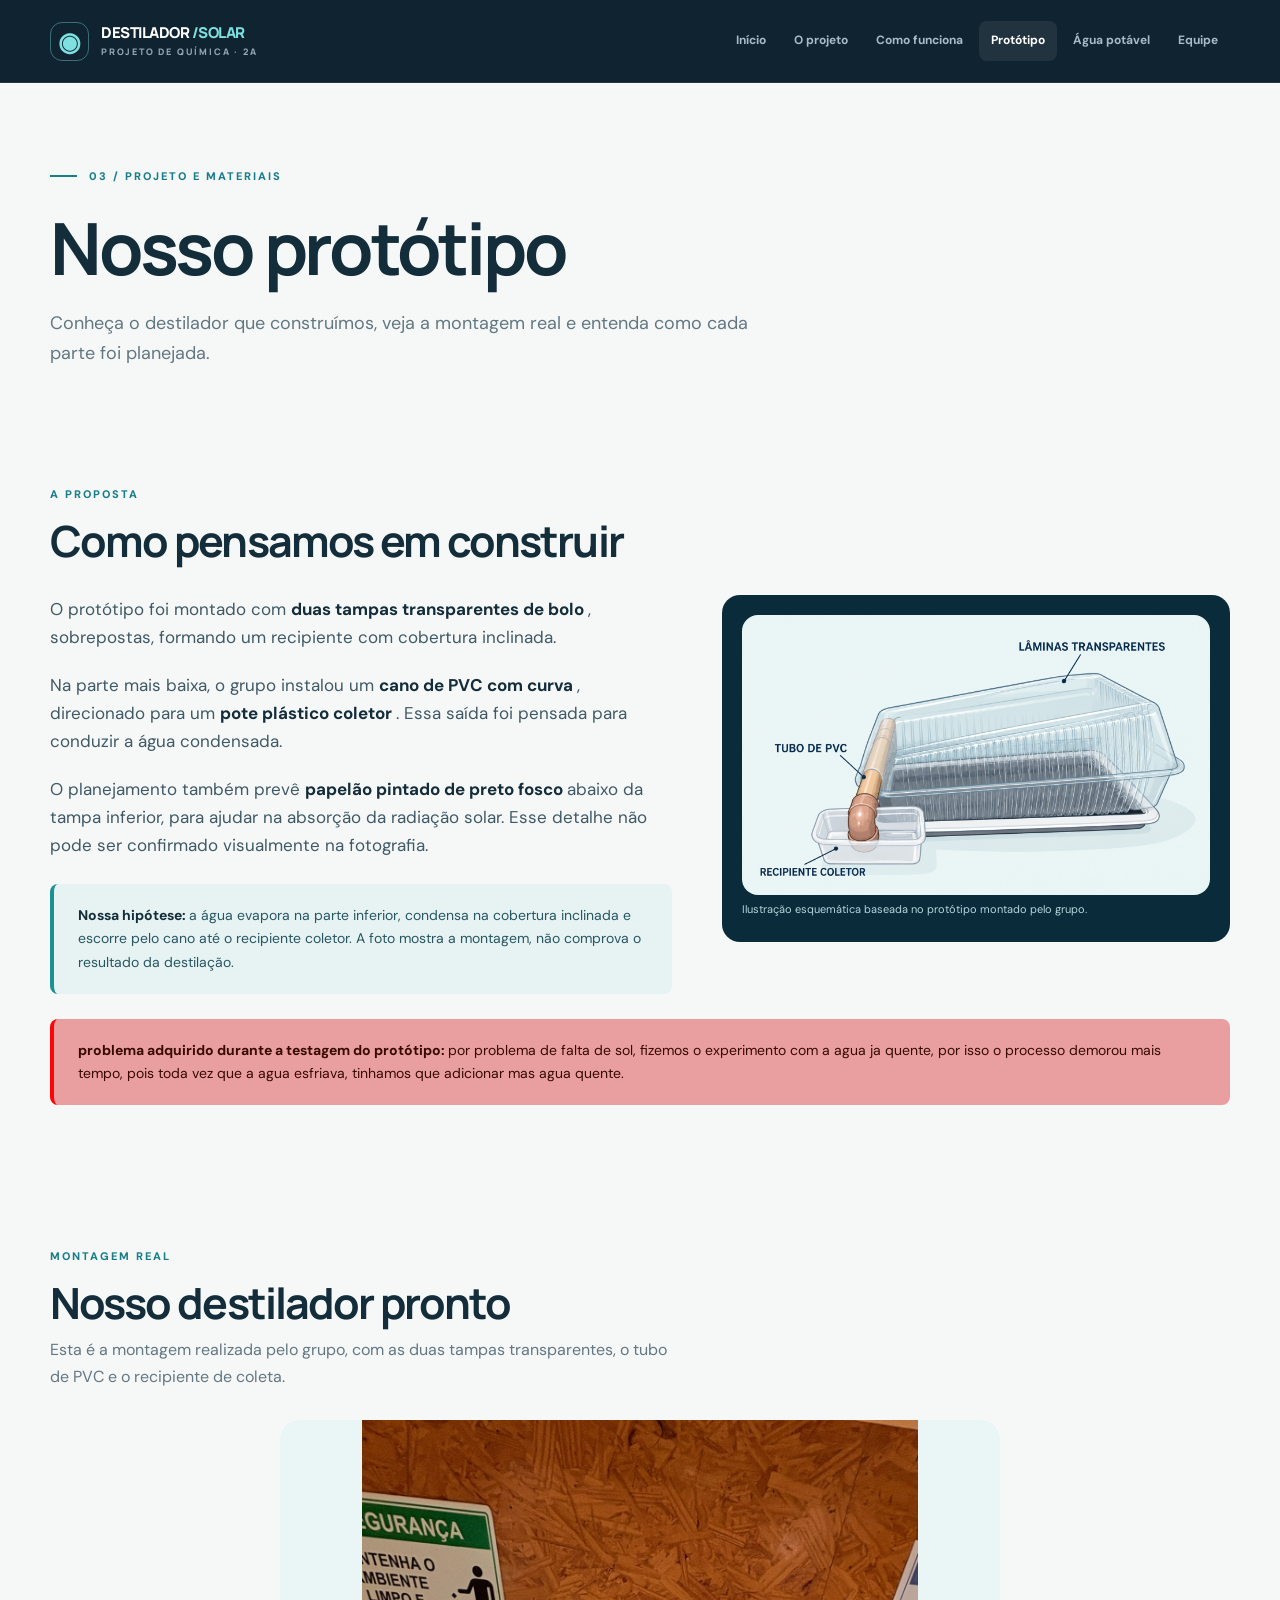
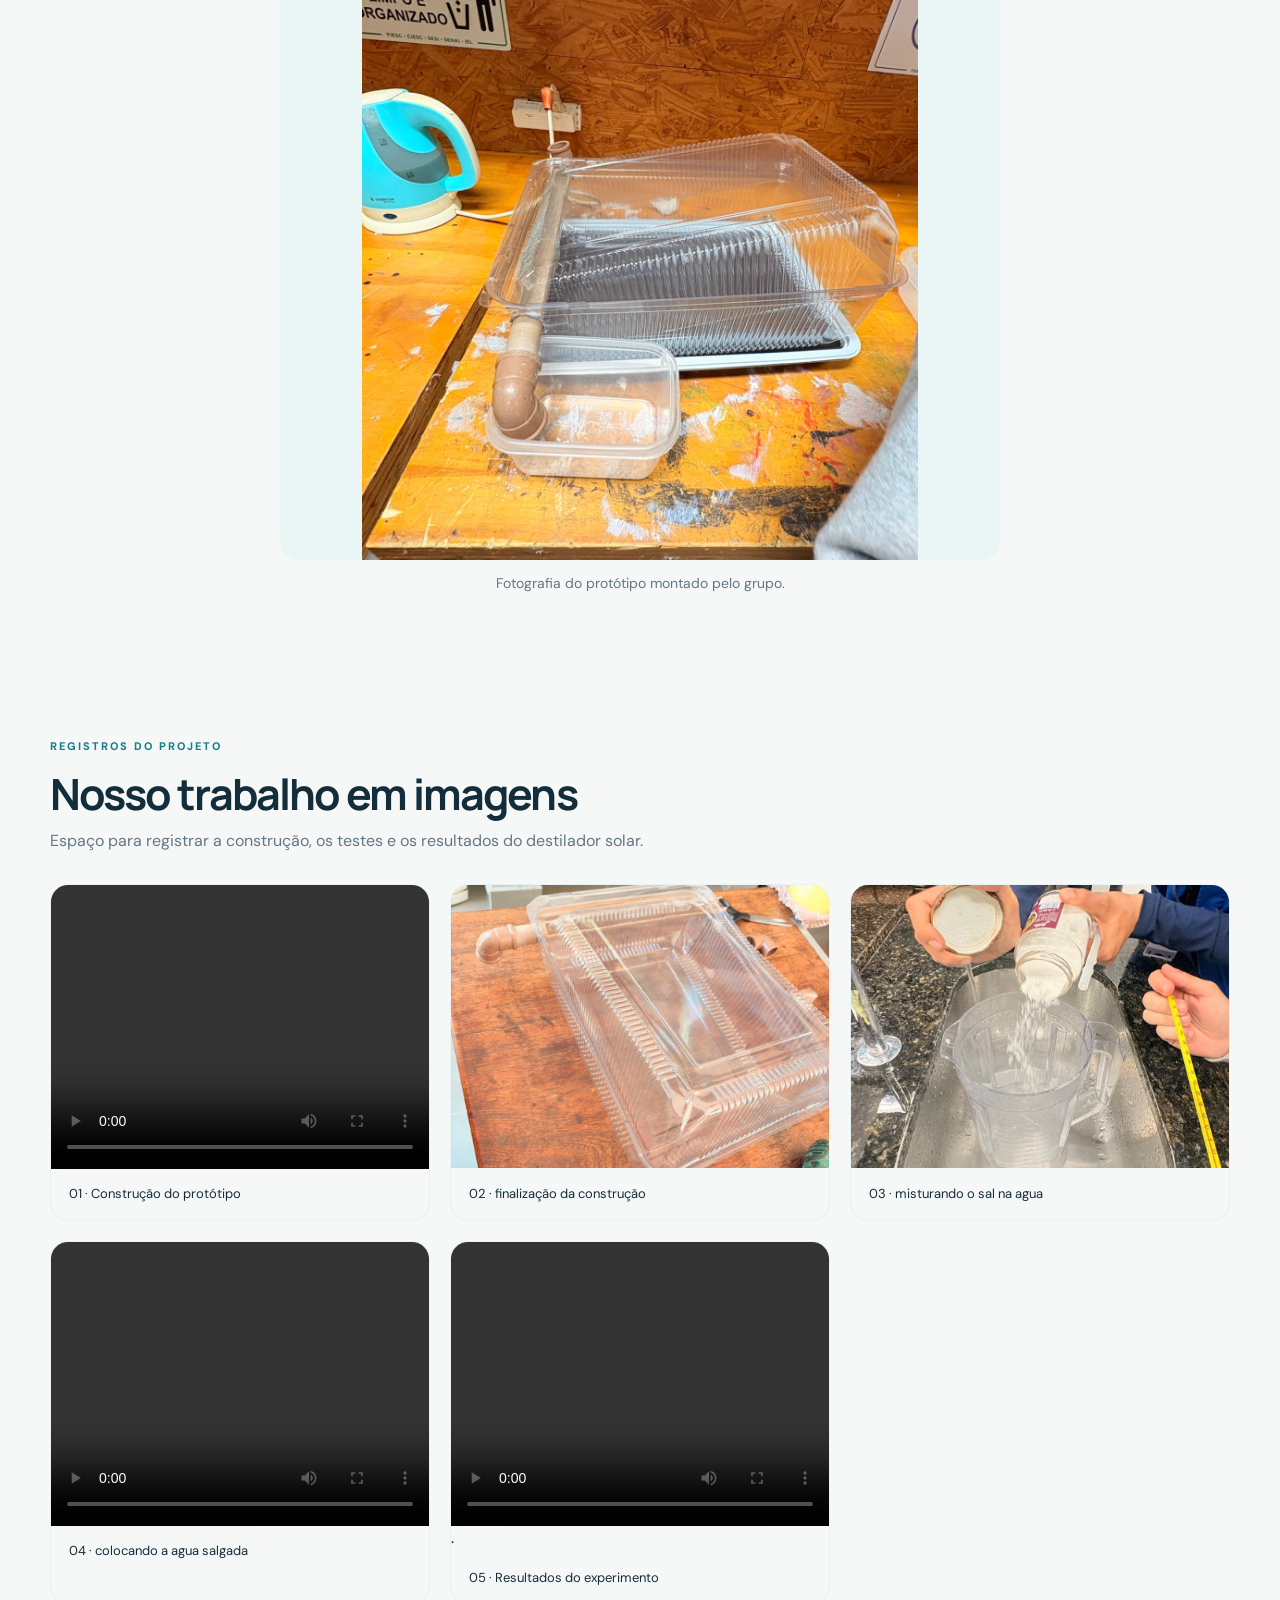
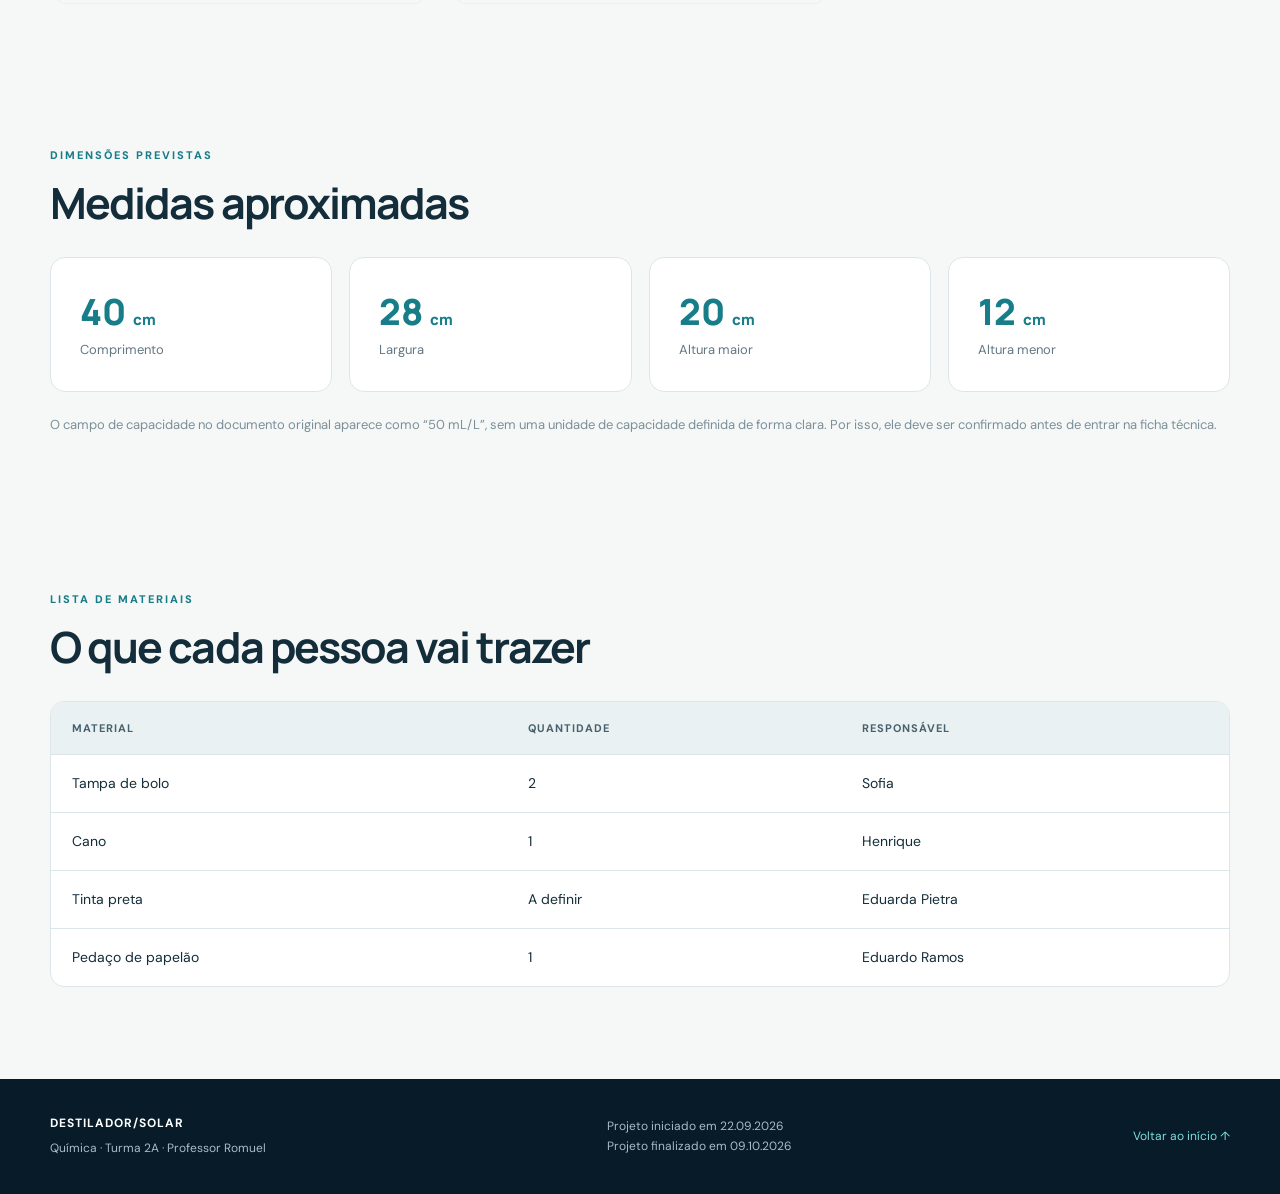
<file: prototipo.html>
<!DOCTYPE html>
<html lang="pt-BR">
 <head>
  <meta charset="utf-8"/>
  <meta content="width=device-width,initial-scale=1" name="viewport"/>
  <meta content="#071b29" name="theme-color"/>
  <meta content="Projeto escolar de Qu&iacute;mica: destilador solar, da pesquisa ao prot&oacute;tipo." name="description"/>
  <title>
   Nosso prot&oacute;tipo | Destilador Solar
  </title>
  <link href="assets/style.css" rel="stylesheet"/>
  <script defer="" src="assets/script.js">
  </script>
 </head>
 <body>
  <div class="progress" id="progress">
  </div>

  <header class="site-header">
   <div class="shell nav">
    <a class="brand" href="index.html">
     <span class="brand-icon">
      ◉
     </span>
     <span>
      DESTILADOR
      <span class="brand-light">
       /SOLAR
      </span>
      <small>
       PROJETO DE QU&Iacute;MICA &middot; 2A
      </small>
     </span>
    </a>
    <button aria-expanded="false" aria-label="Abrir menu" class="menu-toggle" id="menuToggle">
     ☰
    </button>

    <nav aria-label="Menu principal" class="nav-links" id="navLinks">
     <a class="" href="index.html">
      In&iacute;cio
     </a>
     <a class="" href="projeto.html">
      O projeto
     </a>
     <a class="" href="funcionamento.html">
      Como funciona
     </a>
     <a class="active" href="prototipo.html">
      Prot&oacute;tipo
     </a>
     <a class="" href="agua.html">
      &Aacute;gua pot&aacute;vel
     </a>
     <a class="" href="equipe.html">
      Equipe
     </a>
    </nav>
   </div>
  </header>

  <main>

   <section class="page-intro shell">
    <div class="eyebrow">
     <span class="eyebrow-line">
     </span>
     03 / PROJETO E MATERIAIS
    </div>
    <h1>
     Nosso prot&oacute;tipo
    </h1>
    <p>
     Conhe&ccedil;a o destilador que constru&iacute;mos, veja a montagem real e entenda como cada parte foi planejada.
    </p>
   </section>

   <section class="shell section">
    <div class="section-head">
     <span class="kicker">
      A PROPOSTA
     </span>
     <h2>
      Como pensamos em construir
     </h2>
    </div>
    <div class="two-col">
     <div class="prose">
      <p>
       O prot&oacute;tipo foi montado com
       <strong>
        duas tampas transparentes de bolo
       </strong>
       , sobrepostas, formando um recipiente com cobertura inclinada.
      </p>
      <p>
       Na parte mais baixa, o grupo instalou um
       <strong>
        cano de PVC com curva
       </strong>
       , direcionado para um
       <strong>
        pote pl&aacute;stico coletor
       </strong>
       . Essa sa&iacute;da foi pensada para conduzir a &aacute;gua condensada.
      </p>
      <p>
       O planejamento tamb&eacute;m prev&ecirc;
       <strong>
        papel&atilde;o pintado de preto fosco
       </strong>
       abaixo da tampa inferior, para ajudar na absor&ccedil;&atilde;o da radia&ccedil;&atilde;o solar. Esse detalhe n&atilde;o pode ser confirmado visualmente na fotografia.
      </p>
      <div class="callout">
       <strong>
        Nossa hip&oacute;tese:
       </strong>
       a &aacute;gua evapora na parte inferior, condensa na cobertura inclinada e escorre pelo cano at&eacute; o recipiente coletor. A foto mostra a montagem, n&atilde;o comprova o resultado da destila&ccedil;&atilde;o.
      </div>
     </div>
     <div class="diagram-card">
      <img alt="Esquema do prot&oacute;tipo com duas tampas de bolo transparentes inclinadas, tubo de PVC e recipiente coletor." class="prototype-illustration" src="assets/images/protótipo em desenho.png"/>
      <small>
       Ilustra&ccedil;&atilde;o esquem&aacute;tica baseada no prot&oacute;tipo montado pelo grupo.
      </small>
     </div>
    </div>
    <div class="callout2">
       <strong>
        problema adquirido durante a testagem do protótipo:
       </strong>
       por problema de falta de sol, fizemos o experimento com a agua ja quente, por isso o processo demorou mais tempo, pois toda vez que 
       a agua esfriava, tinhamos que adicionar mas agua quente.      
      </div>
   </section>


   <section class="shell section">
    <div class="section-head">
     <span class="kicker">
      MONTAGEM REAL
     </span>
     <h2>
      Nosso destilador pronto
     </h2>
     <p>
      Esta &eacute; a montagem realizada pelo grupo, com as duas tampas transparentes, o tubo de PVC e o recipiente de coleta.
     </p>
    </div>
    <figure class="real-photo">
     <img alt="Foto do destilador solar constru&iacute;do pelo grupo sobre uma bancada, com tampas transparentes, cano de PVC e pote coletor." loading="lazy" src="assets/images/prototipo-real.png"/>
     <figcaption>
      Fotografia do prot&oacute;tipo montado pelo grupo.
     </figcaption>
    </figure>
   </section>

   <!-- GALERIA DO GRUPO: edite as fotos e os vídeos nesta seção. -->
   <section class="shell section" id="galeria">
    <div class="section-head">
     <span class="kicker">REGISTROS DO PROJETO</span>
     <h2>Nosso trabalho em imagens</h2>
     <p>Espaço para registrar a construção, os testes e os resultados do destilador solar.</p>
    </div>

    <div class="project-gallery">
      <!-- FOTO 1: <img src="assets/images/foto-1.jpg" alt="Montagem do protótipo" loading="lazy"> -->
      <figure class="gallery-card gallery-card-video">
        <video controls preload="metadata" playsinline><source src="assets/videos/construção.mp4" type="video/mp4"></video>
        <figcaption>01 · Construção do protótipo</figcaption>
      </figure>

      <!-- FOTO 2: -->
      <figure class="gallery-card">
        <img src="assets/images/fotodotrabalho.jpeg" alt="Montagem do protótipo" loading="lazy">
        <figcaption>02 · finalização da construção</figcaption>
      </figure>

      <!-- FOTO 3: -->
      <figure class="gallery-card gallery-card-video">
        <img src="assets/images/salnaagua.jpeg" alt="Montagem do protótipo" loading="lazy">
        <figcaption>03 · misturando o sal na agua</figcaption>
      </figure>

      <!-- FOTO 4: -->
      <figure class="gallery-card gallery-card-video">
        <video controls preload="metadata" playsinline><source src="assets/videos/aguasalgada.mp4" type="video/mp4"></video>
        <figcaption>04 · colocando a agua salgada</figcaption>
      </figure>

      <!-- FOTO 5: -->
      <figure class="gallery-card gallery-card-video">
        <video controls preload="metadata" playsinline><source src="assets/videos/resultado.mp4" type="video/mp4"></video>.
        <figcaption>05 · Resultados do experimento</figcaption>
      </figure>
    </div>
  </section>

   <section class="shell section">
    <div class="section-head">
     <span class="kicker">
      DIMENS&Otilde;ES PREVISTAS
     </span>
     <h2>
      Medidas aproximadas
     </h2>
    </div>
    <div class="metric-grid">
     <div class="metric">
      <strong>
       40
       <small>
        cm
       </small>
      </strong>
      <span>
       Comprimento
      </span>
     </div>
     <div class="metric">
      <strong>
       28
       <small>
        cm
       </small>
      </strong>
      <span>
       Largura
      </span>
     </div>
     <div class="metric">
      <strong>
       20
       <small>
        cm
       </small>
      </strong>
      <span>
       Altura maior
      </span>
     </div>
     <div class="metric">
      <strong>
       12
       <small>
        cm
       </small>
      </strong>
      <span>
       Altura menor
      </span>
     </div>
    </div>
    <p class="note">
     O campo de capacidade no documento original aparece como &ldquo;50 mL/L&rdquo;, sem uma unidade de capacidade definida de forma clara. Por isso, ele deve ser confirmado antes de entrar na ficha t&eacute;cnica.
    </p>
   </section>

   <section class="shell section">
    <div class="section-head">
     <span class="kicker">
      LISTA DE MATERIAIS
     </span>
     <h2>
      O que cada pessoa vai trazer
     </h2>
    </div>
    <div class="table-wrap">
     <table>
      <thead>
       <tr>
        <th>
         Material
        </th>
        <th>
         Quantidade
        </th>
        <th>
         Respons&aacute;vel
        </th>
       </tr>
      </thead>
      <tbody>
       <tr>
        <td>
         Tampa de bolo
        </td>
        <td>
         2
        </td>
        <td>
         Sofia
        </td>
       </tr>
       <tr>
        <td>
         Cano
        </td>
        <td>
         1
        </td>
        <td>
         Henrique
        </td>
       </tr>
       <tr>
        <td>
         Tinta preta
        </td>
        <td>
         A definir
        </td>
        <td>
         Eduarda Pietra
        </td>
       </tr>
       <tr>
        <td>
         Peda&ccedil;o de papel&atilde;o
        </td>
        <td>
         1
        </td>
        <td>
         Eduardo Ramos
        </td>
       </tr>
      </tbody>
     </table>
    </div>
   </section>
  </main>

  <footer>
   <div class="shell footer-inner">
    <div>
     <strong>
      DESTILADOR/SOLAR
     </strong>
     <p>
      Qu&iacute;mica &middot; Turma 2A &middot; Professor Romuel
     </p>
    </div>
    <span>
     Projeto iniciado em 22.09.2026 <br> Projeto finalizado em 09.10.2026
    </span>
    <a href="index.html">
     Voltar ao in&iacute;cio &uarr;
    </a>
   </div>
  </footer>
 </body>
</html>
</file>
<file: assets/style.css>
@import url('https://fonts.googleapis.com/css2?family=DM+Sans:wght@400;500;600;700&family=Manrope:wght@400;500;600;700;800&display=swap');

:root  {
  --navy:#071b29;
  --navy2:#0b2839;
  --cyan:#7ee0df;
  --teal:#167d89;
  --paper:#f6f8f7;
  --ink:#142d3a;
  --muted:#637783;
  --border:#dce6e8
}
*  {
  box-sizing:border-box
}
html  {
  scroll-behavior:smooth
}
body  {
  margin:0;
  background:var(--paper);
  color:var(--ink);
  font-family:'DM Sans',sans-serif;
  line-height:1.65
}
a  {
  color:inherit;
  text-decoration:none
}
button  {
  font:inherit;
  cursor:pointer
}

.shell  {
  width:min(1180px,calc(100% - 64px));
  margin:auto
}

.progress  {
  position:fixed;
  top:0;
  left:0;
  height:3px;
  width:0;
  background:var(--cyan);
  z-index:100

}

.site-header  {

  position:sticky;

  top:0;

  z-index:50;

  background:rgba(7,27,41,.96);

  backdrop-filter:blur(18px);

  border-bottom:1px solid #ffffff18

}

.nav  {

  height:82px;

  display:flex;

  align-items:center;

  justify-content:space-between;

  gap:22px

}

.brand  {

  display:flex;

  align-items:center;

  gap:12px;

  color:white;

  font:800 15px Manrope,sans-serif;

  letter-spacing:-.5px;

  line-height:1.1

}

.brand-icon  {

  display:grid;

  place-items:center;

  width:39px;

  height:39px;

  border:1px solid #7ee0df66;

  border-radius:12px;

  color:var(--cyan);

  font-size:26px

}

.brand-light  {

  color:var(--cyan)

}

.brand small  {

  display:block;

  color:#91a7b2;

  font-size:9px;

  letter-spacing:1.8px;

  margin-top:6px

}

.nav-links  {

  display:flex;

  gap:4px;

  align-items:center

}

.nav-links a  {

  color:#a7bcc6;

  padding:10px 12px;

  font-size:12px;

  font-weight:700;

  border-radius:8px;

  transition:.2s

}

.nav-links a:hover,.nav-links a.active  {

  background:#ffffff13;

  color:#fff

}

.menu-toggle  {

  display:none;

  background:none;

  color:white;

  border:0;

  font-size:25px

}

.page-intro  {

  padding:84px 0 48px

}

.eyebrow,.kicker  {

  color:var(--teal);

  font-size:11px;

  font-weight:800;

  letter-spacing:2px;

  text-transform:uppercase

}

.eyebrow  {

  display:flex;

  align-items:center;

  gap:12px

}

.eyebrow-line  {

  width:27px;

  height:2px;

  background:var(--teal)

}

h1,h2,h3,p  {

  margin-top:0

}

h1,h2,h3  {

  font-family:Manrope,sans-serif;

  line-height:1.14;

  letter-spacing:-.045em

}

h1  {

  font-size:clamp(38px,6vw,72px);

  max-width:850px;

  margin:22px 0 20px

}

.page-intro>p  {

  max-width:720px;

  color:var(--muted);

  font-size:18px

}

.section  {

  padding:45px 0 92px

}

.section-head  {

  margin-bottom:30px

}

.section-head h2  {

  font-size:clamp(29px,3.5vw,43px);

  margin:10px 0

}

.section-head p  {

  color:var(--muted);

  max-width:620px

}

.home-hero  {

  background:var(--navy);

  color:white;

  display:grid;

  grid-template-columns:1fr 1fr;

  min-height:530px;

  border-radius:23px;

  overflow:hidden;

  margin-top:0

}

.home-hero .hero-copy  {

  padding:58px 20px 55px 58px;

  position:relative;

  z-index:2

}

.chip  {

  display:inline-flex;

  align-items:center;

  gap:10px;

  border:1px solid #ffffff35;

  border-radius:30px;

  padding:8px 14px;

  font-size:10px;

  letter-spacing:1.4px;

  font-weight:700;

  color:#bbd2db

}

.dot  {

  height:7px;

  width:7px;

  background:#7ee0df;

  border-radius:50%;

  box-shadow:0 0 15px #7ee0df

}

.hero-copy h2  {

  font-size:clamp(35px,4.1vw,56px);

  margin:29px 0 18px

}

.hero-copy h2 em  {

  color:var(--cyan);

  font-style:normal

}

.hero-copy>p  {

  color:#a9c1ca;

  max-width:425px

}

.actions  {

  display:flex;

  gap:12px;

  flex-wrap:wrap;

  margin-top:26px

}

.btn  {

  display:inline-flex;

  justify-content:center;

  align-items:center;

  gap:14px;

  padding:14px 19px;

  border-radius:9px;

  font-size:13px;

  font-weight:800;

  border:1px solid transparent;

  transition:transform .2s,background .2s

}

.btn:hover  {

  transform:translateY(-2px)

}

.btn.primary  {

  background:var(--cyan);

  color:#082633

}

.btn.ghost  {

  background:transparent;

  border-color:#78919d55;

  color:inherit

}

.btn.light  {

  background:white;

  color:var(--navy)

}

.hero-stats  {

  display:flex;

  gap:27px;

  margin-top:55px

}

.hero-stats>div  {

  border-left:1px solid #ffffff35;

  padding-left:13px

}

.hero-stats strong  {

  font:800 23px Manrope;

  display:block

}

.hero-stats span  {

  font-size:11px;

  color:#a9c1ca

}

.hero-art  {

  position:relative;

  min-height:470px;

  overflow:hidden;

  background:radial-gradient(circle at 50% 42%,#195366 0,#0c3041 43%,#071b29 76%)

}

.art-sun  {

  position:absolute;

  top:62px;

  left:43%;

  height:125px;

  width:125px;

  border-radius:50%;

  background:#ffe2a0;

  box-shadow:0 0 0 30px #ffe2a009,0 0 95px #ffc8658a

}

.art-glass  {

  position:absolute;

  top:50%;

  left:12%;

  width:72%;

  height:12px;

  background:#a4eff1b0;

  transform:rotate(-15deg);

  box-shadow:0 0 25px #a4eff155

}

.art-water  {

  position:absolute;

  top:59%;

  left:18%;

  width:65%;

  height:95px;

  background:linear-gradient(0deg,#2b9baf,#70e5df90);

  border-radius:0 0 14px 14px;

  opacity:.9

}

.art-base  {

  position:absolute;

  top:76%;

  left:15%;

  width:70%;

  height:20px;

  background:#09212c;

  border:2px solid #7ee0df55;

  border-radius:6px

}

.art-drop  {

  position:absolute;

  top:42%;

  left:58%;

  font-size:40px;

  color:#a9fcf3;

  animation:float 3s infinite ease-in-out

}

.art-label  {

  position:absolute;

  font-size:10px;

  letter-spacing:1px;

  font-weight:700;

  color:#dbfafa

}

.l1  {

  top:33%;

  left:8%

}

.l2  {

  top:48%;

  right:6%

}

.l3  {

  top:84%;

  right:10%

}

.art-caption  {

  position:absolute;

  bottom:13px;

  left:16px;

  font-size:9px;

  color:#a9c1ca;

  letter-spacing:1px

}

@keyframes float  {

  50%  {

    transform:translateY(-12px)

    }

}

.feature-grid  {

  display:grid;

  grid-template-columns:repeat(3,1fr);

  gap:17px

}

.feature,.step-card,.metric,.person  {

  border:1px solid var(--border);

  background:white;

  border-radius:15px;

  padding:29px;

  transition:transform .2s,box-shadow .2s

}

.feature:hover  {

  transform:translateY(-4px);

  box-shadow:0 15px 40px #0b28390d

}

.feature-number  {

  font:800 11px Manrope;

  color:#9aadb5

}

.feature-icon  {

  display:block;

  font:800 37px Manrope;

  color:var(--teal);

  margin:25px 0

}

.feature h3,.step-card h3,.person h3  {

  font-size:21px;

  margin-bottom:9px

}

.feature p,.step-card p,.person p  {

  font-size:14px;

  color:var(--muted)

}

.feature b  {

  font-size:12px;

  color:var(--teal)

}

.wide-band  {

  background:#0d3444;

  color:white;

  padding:65px 0

}

.band-inner  {

  display:flex;

  justify-content:space-between;

  align-items:center;

  gap:30px

}

.band-inner h2  {

  max-width:750px;

  font-size:clamp(27px,4vw,46px);

  margin:12px 0

}

.wide-band .kicker  {

  color:var(--cyan)

}

.two-col  {

  display:grid;

  grid-template-columns:1.1fr .9fr;

  gap:50px;

  align-items:start

}

.prose  {

  font-size:17px;

  color:#3f5965

}

.prose p  {

  margin-bottom:20px

}

.prose strong  {

  color:var(--ink)

}

.prose-wide  {

  max-width:780px

}

.info-panel  {

  background:var(--navy);

  color:white;

  border-radius:16px;

  padding:30px

}

.info-panel .kicker  {

  color:var(--cyan)

}

.info-row  {

  display:flex;

  justify-content:space-between;

  gap:15px;

  padding:16px 0;

  border-bottom:1px solid #ffffff20;

  font-size:13px

}

.info-row:last-child  {

  border-bottom:0

}

.info-row span  {

  color:#a3bbc4

}

.steps-grid,.metric-grid  {

  display:grid;

  grid-template-columns:repeat(3,1fr);

  gap:17px

}

.step-card span  {

  font:800 13px Manrope;

  color:var(--teal)

}

.step-card h3  {

  margin-top:25px

}

.note  {

  color:#7c8f98;

  font-size:13px;

  margin-top:22px

}

.simulator  {

  display:grid;

  grid-template-columns:1.1fr .9fr;

  background:var(--navy);

  color:white;

  border-radius:20px;

  overflow:hidden;

  min-height:430px

}

.sim-visual  {

  position:relative;

  min-height:430px;

  background:radial-gradient(circle at 50% 25%,#184e60,#092333 70%);

  overflow:hidden

}

.sim-sun  {

  position:absolute;

  top:35px;

  left:47%;

  font-size:65px;

  color:#ffd993;

  filter:drop-shadow(0 0 28px #ffd99380)

}

.sim-rays  {

  position:absolute;

  top:119px;

  left:47%;

  color:#ffd993;

  font-size:27px

}

.sim-roof  {

  position:absolute;

  left:15%;

  top:49%;

  height:9px;

  width:71%;

  background:#b4f4f2;

  transform:rotate(-14deg);

  box-shadow:0 0 18px #80f0ee88

}

.sim-water  {

  position:absolute;

  left:19%;

  bottom:88px;

  width:65%;

  height:78px;

  background:#2386a0;

  border-radius:0 0 8px 8px;

  transition:.4s

}

.sim-basin  {

  position:absolute;

  left:16%;

  bottom:76px;

  width:71%;

  height:15px;

  background:#10232d;

  border:2px solid #68e5df;

  border-radius:4px

}

.sim-vapor  {

  position:absolute;

  left:28%;

  bottom:171px;

  width:45%;

  height:75px;

  display:flex;

  justify-content:space-around;

  opacity:0;

  transition:.3s

}

.sim-vapor i  {

  height:10px;

  width:10px;

  border-radius:50%;

  background:#b9fffa;

  animation:rise 1.7s infinite ease-out

}

.sim-vapor i:nth-child(2)  {

  animation-delay:.35s

}

.sim-vapor i:nth-child(3)  {

  animation-delay:.7s

}

.sim-vapor i:nth-child(4)  {

  animation-delay:1s

}

.sim-vapor i:nth-child(5)  {

  animation-delay:1.3s

}

@keyframes rise  {

  to  {

    transform:translateY(-55px);

    opacity:0

    }

}

.sim-condense  {

  position:absolute;

  left:35%;

  top:43%;

  display:flex;

  gap:38px;

  opacity:0

}

.sim-condense i  {

  width:9px;

  height:14px;

  background:#c3fffc;

  border-radius:50% 50% 55% 55%

}

.sim-pipe  {

  position:absolute;

  right:12%;

  bottom:118px;

  width:42px;

  height:7px;

  background:#c1dbe1;

  transform:rotate(25deg)

}

.sim-cup  {

  position:absolute;

  right:7%;

  bottom:69px;

  width:35px;

  height:42px;

  border:3px solid #c1dbe1;

  border-top:0;

  border-radius:0 0 7px 7px;

  opacity:.45

}

.sim-legend  {

  position:absolute;

  bottom:17px;

  left:20px;

  color:#b0c9d1;

  font-size:9px;

  letter-spacing:1px

}

.sim-visual[data-phase="2"] .sim-vapor,.sim-visual[data-phase="3"] .sim-vapor  {

  opacity:1

}

.sim-visual[data-phase="3"] .sim-condense,.sim-visual[data-phase="4"] .sim-condense  {

  opacity:1

}

.sim-visual[data-phase="4"] .sim-cup  {

  opacity:1;

  background:linear-gradient(0deg,#59cbd2 30%,transparent 30%)

}

.sim-controls  {

  padding:58px 45px

}

.sim-controls .kicker  {

  color:var(--cyan)

}

.sim-controls h3  {

  font-size:32px;

  margin:25px 0 16px

}

.sim-controls>p  {

  color:#abc5ce;

  min-height:86px

}

.sim-dots  {

  display:flex;

  gap:8px;

  margin-top:27px

}

.sim-dots button  {

  height:40px;

  width:43px;

  border:1px solid #557585;

  background:transparent;

  color:#b4d2db;

  border-radius:8px;

  font-size:12px;

  font-weight:800

}

.sim-dots button.selected  {

  background:var(--cyan);

  color:var(--navy);

  border-color:var(--cyan)

}

.sim-controls .sim-status  {

  font-size:10px;

  letter-spacing:2px;

  margin-top:28px;

  min-height:0

}

.timeline  {

  max-width:900px

}

.timeline>div  {

  display:flex;

  gap:26px;

  padding:20px 0;

  border-bottom:1px solid var(--border)

}

.timeline span  {

  font:800 23px Manrope;

  color:var(--teal)

}

.timeline h3  {

  font-size:21px;

  margin-bottom:7px

}

.timeline p  {

  color:var(--muted);

  margin:0

}

.callout  {
  background:#e6f3f2;
  border-left:4px solid #1c9194;
  border-radius:8px;
  padding:20px 24px;
  color:#285661;
  margin-top:25px;
  font-size:14px
}
.callout2  {
  background:#e99f9f;
  border-left:4px solid #ff0404;
  border-radius:8px;
  padding:20px 24px;
  color:#380a01;
  margin-top:25px;
  font-size:14px
}

.diagram-card  {

  background:#0a2b3a;

  border-radius:18px;

  padding:20px;

  color:#b6d5de

}

.diagram-card small  {

  font-size:11px

}

.diagram  {

  height:300px;

  position:relative;

  overflow:hidden

}

.d-roof  {

  position:absolute;

  left:12%;

  top:30%;

  width:72%;

  height:9px;

  background:#a9f4ee;

  transform:rotate(-11deg)

}

.d-water  {

  position:absolute;

  left:17%;

  bottom:78px;

  width:63%;

  height:53px;

  background:#2e9cb2

}

.d-tray  {

  position:absolute;

  left:15%;

  bottom:67px;

  width:68%;

  height:12px;

  background:#b7d0d7

}

.d-black  {

  position:absolute;

  left:15%;

  bottom:51px;

  width:68%;

  height:13px;

  background:#040b0d

}

.d-tube  {

  position:absolute;

  right:8%;

  top:39%;

  height:8px;

  width:65px;

  background:#a5d2d8;

  transform:rotate(24deg)

}

.d-glass  {

  position:absolute;

  right:5%;

  bottom:65px;

  width:30px;

  height:37px;

  border:2px solid #a5d2d8;

  border-top:0

}

.d-label  {

  position:absolute;

  font-size:9px;

  letter-spacing:1px

}

.d-label.top  {

  top:10%;

  left:12%

}

.d-label.bottom  {

  bottom:7%;

  left:17%

}

.d-label.right  {

  right:4%;

  top:55%

}

.metric-grid  {

  grid-template-columns:repeat(4,1fr)

}

.metric strong  {

  font:800 36px Manrope;

  color:var(--teal);

  display:block

}

.metric small  {

  font-size:15px

}

.metric span  {

  font-size:13px;

  color:var(--muted)

}

.table-wrap  {

  overflow-x:auto;

  border:1px solid var(--border);

  border-radius:14px;

  background:white

}

table  {

  width:100%;

  border-collapse:collapse;

  text-align:left;

  min-width:540px

}

th  {

  background:#eaf1f2;

  color:#47616e;

  text-transform:uppercase;

  letter-spacing:1px;

  font-size:11px

}

td,th  {

  padding:17px 21px;

  border-bottom:1px solid var(--border)

}

td  {

  font-size:14px

}

tr:last-child td  {

  border-bottom:0

}

.quote-panel  {

  background:var(--navy);

  color:white;

  padding:32px;

  border-radius:15px

}

.quote-panel>span  {

  font-size:70px;

  color:var(--cyan);

  line-height:1

}

.quote-panel blockquote  {

  font:700 29px Manrope;

  letter-spacing:-1px;

  margin:0 0 25px

}

.quote-panel small  {

  color:#a9c4ce

}

.text-link  {

  font-weight:800;

  color:var(--teal)

}

.team-grid  {

  display:grid;

  grid-template-columns:repeat(4,1fr);

  gap:15px

}

.person>span  {

  width:62px;

  height:62px;

  border-radius:50%;

  display:grid;

  place-items:center;

  background:#e4f2f2;

  color:var(--teal);

  font:800 18px Manrope;

  margin-bottom:27px

}

.status  {

  color:#7b8890;

  background:#edf0f1;

  border-radius:30px;

  padding:5px 10px;

  font-size:11px

}

footer  {

  background:var(--navy);

  color:white;

  padding:35px 0

}

.footer-inner  {

  display:flex;

  justify-content:space-between;

  align-items:center;

  gap:20px;

  font-size:12px;

  color:#a7bdc7

}

.footer-inner strong  {

  color:white;

  letter-spacing:1px

}

.footer-inner p  {

  margin:5px 0 0

}

.footer-inner a  {

  color:var(--cyan)

}

@media(max-width:900px)  {

  .menu-toggle  {

    display:block

    }

  .nav-links  {

    display:none;

    position:absolute;

    left:0;

    right:0;

    top:82px;

    padding:15px 25px 22px;

    background:var(--navy);

    flex-direction:column;

    align-items:stretch

    }

  .nav-links.open  {

    display:flex

    }

  .nav-links a  {

    padding:12px

    }

  .home-hero,.two-col,.simulator  {

    grid-template-columns:1fr

    }

  .hero-art  {

    min-height:400px

    }

  .feature-grid,.steps-grid  {

    grid-template-columns:repeat(2,1fr)

    }

  .team-grid,.metric-grid  {

    grid-template-columns:repeat(2,1fr)

    }

  .band-inner  {

    align-items:flex-start;

    flex-direction:column

    }

}

@media(max-width:580px)  {

  .shell  {

    width:min(100% - 32px,1180px)

    }

  .page-intro  {

    padding:55px 0 30px

    }

  .page-intro>p  {

    font-size:16px

    }

  .section  {

    padding:34px 0 64px

    }

  .home-hero .hero-copy  {

    padding:33px 25px

    }

  .hero-stats  {

    gap:15px;

    flex-wrap:wrap;

    margin-top:40px

    }

  .hero-art  {

    min-height:300px

    }

  .art-sun  {

    width:85px;

    height:85px

    }

  .feature-grid,.steps-grid,.team-grid  {

    grid-template-columns:1fr

    }

  .metric-grid  {

    grid-template-columns:repeat(2,1fr)

    }

  .sim-controls  {

    padding:35px 25px

    }

  .sim-visual  {

    min-height:340px

    }

  .footer-inner  {

    align-items:flex-start;

    flex-direction:column

    }

  .feature  {

    padding:23px

    }

}

@media(prefers-reduced-motion:reduce)  {

  *,*:before,*:after  {

    animation:none!important;

    scroll-behavior:auto!important;

    transition:none!important

    }

}

/* Fotografia e ilustração do protótipo */
.prototype-illustration  {

  display: block;

  width: 100%;

  height: auto;

  border-radius: 16px;

}

.real-photo  {

  max-width: 720px;

  margin: 0 auto;

}

.real-photo img  {

  display: block;

  width: 100%;

  height: auto;

  max-height: 740px;

  object-fit: contain;

  border-radius: 20px;

  background: #eaf5f5;

}

.real-photo figcaption  {

  margin-top: 12px;

  text-align: center;

  color: var(--muted);

  font-size: 14px;

}

/* ============================================================
   LABORATÓRIO INTERATIVO — COMO FUNCIONA
   ============================================================ */
.lab-simulator {
    display:grid;
    grid-template-columns:minmax(0,1.35fr) minmax(310px,.85fr);
    overflow:hidden;
    border:1px solid rgba(133,209,232,.2);
    border-radius:24px;
    background:#0b2432;
    box-shadow:0 24px 65px rgba(0,0,0,.2)
}

.lab-stage {
    min-width:0;
    background:radial-gradient(ellipse at 65% 35%,#174558 0%,#0c2b3b 49%,#071c29 100%);
    padding:22px 22px 14px;
    display:flex;
    flex-direction:column;
    justify-content:space-between
}

.lab-stage-top,.lab-stage-bottom {
    display:flex;
    align-items:center;
    justify-content:space-between;
    gap:12px;
    flex-wrap:wrap;
    color:#9db9c6;
    font-size:10px;
    font-weight:700;
    letter-spacing:1.3px
}

.lab-live {
    color:#e5f7fa;
    display:flex;
    align-items:center;
    gap:9px
}

.lab-live span {
    width:7px;
    height:7px;
    border-radius:50%;
    background:#6be0b3;
    box-shadow:0 0 12px #6be0b3
}

.lab-diagram {
    display:block;
    width:100%;
    max-height:480px;
    overflow:visible
}

.lab-stage-bottom {
    justify-content:flex-start;
    gap:22px;
    letter-spacing:0;
    font-size:11px;
    font-weight:500
}

.lab-stage-bottom span {
    display:flex;
    align-items:center;
    gap:7px
}

.lab-stage-bottom i {
    display:inline-block;
    width:10px;
    height:10px;
    border-radius:50%
}

.lab-key-water {
    background:#228bb8
}

.lab-key-vapor {
    border:2px solid #a5edff
}

.lab-key-collect {
    background:#6be0b3
}

.lab-panel {
    padding:36px 34px;
    background:linear-gradient(155deg,#123747,#0a2533);
    border-left:1px solid rgba(159,217,230,.16);
    display:flex;
    flex-direction:column;
    justify-content:center
}

.lab-panel-top {
    display:flex;
    align-items:center;
    justify-content:space-between;
    gap:10px
}

.lab-count {
    font-size:10px;
    color:#9dc4d0;
    letter-spacing:1px;
    white-space:nowrap
}

.lab-step-number {
    font-size:70px;
    line-height:1;
    font-weight:800;
    letter-spacing:-5px;
    color:#7ed9eb;
    margin:26px 0 16px
}

.lab-step-number span {
    font-size:20px;
    letter-spacing:0;
    color:#6c94a2;
    font-weight:500
}

.lab-panel h3 {
    font-size:25px;
    line-height:1.2;
    margin:0 0 14px;
    color:#f4fcff
}

.lab-panel>p {
    font-size:15px;
    line-height:1.75;
    color:#b2cbd3;
    min-height:82px;
    margin:0 0 20px
}

.lab-step-list {
    display:grid;
    grid-template-columns:1fr 1fr;
    gap:8px;
    margin:12px 0 26px
}

.lab-step-list button {
    appearance:none;
    border:1px solid rgba(143,207,224,.16);
    border-radius:10px;
    background:rgba(255,255,255,.035);
    padding:11px 12px;
    color:#b7d3db;
    text-align:left;
    font:inherit;
    font-size:12px;
    cursor:pointer;
    transition:.2s
}

.lab-step-list button span {
    color:#7ed9eb;
    font-weight:800;
    margin-right:7px
}

.lab-step-list button:hover {
    background:rgba(126,217,235,.1)
}

.lab-step-list button.selected {
    background:rgba(126,217,235,.15);
    border-color:#7ed9eb;
    color:#fff
}

.lab-actions {
    display:flex;
    align-items:center;
    gap:16px;
    flex-wrap:wrap
}

.lab-reset {
    border:0;
    background:transparent;
    color:#b4d4dc;
    cursor:pointer;
    font:inherit;
    font-size:13px
}

.lab-reset:hover {
    color:#fff
}

.lab-rays,.lab-vapor,.lab-drops,.lab-flow,.lab-collected,.lab-mark {
    transition:opacity .4s ease
}

.lab-rays,.lab-vapor,.lab-drops,.lab-flow,.lab-collected,.lab-mark {
    opacity:.08
}

.lab-water {
    transition:opacity .3s
}

.lab-sun {
    opacity:.6;
    transition:opacity .3s
}

.lab-simulator[data-phase="0"] .lab-water {
    opacity:1
}

.lab-simulator[data-phase="1"] .lab-rays,.lab-simulator[data-phase="1"] .lab-sun,.lab-simulator[data-phase="1"] .lab-mark-heat {
    opacity:1
}

.lab-simulator[data-phase="2"] .lab-vapor,.lab-simulator[data-phase="2"] .lab-mark-vapor {
    opacity:1
}

.lab-simulator[data-phase="3"] .lab-drops,.lab-simulator[data-phase="3"] .lab-mark-drops {
    opacity:1
}

.lab-simulator[data-phase="4"] .lab-flow,.lab-simulator[data-phase="4"] .lab-collected,.lab-simulator[data-phase="4"] .lab-mark-collect {
    opacity:1
}

.lab-simulator[data-phase="1"] .lab-rays {
    animation:labPulse 1.6s ease-in-out infinite
}

.lab-simulator[data-phase="2"] .lab-vapor {
    animation:labFloat 2.5s ease-in-out infinite
}

.lab-simulator[data-phase="3"] .lab-drops {
    animation:labPulse 1.5s ease-in-out infinite
}

.lab-simulator[data-phase="4"] .lab-flow {
    animation:labFlow 1.2s linear infinite
}

.lab-mark {
    stroke:#83e4f6;
    stroke-width:2;
    fill:#83e4f6
}

.lab-mark path {
    fill:none
}

@keyframes labPulse {
    50% {
        opacity:.4
    }

}

@keyframes labFloat {
    50% {
        transform:translateY(-12px);
        opacity:.55
    }

}

@keyframes labFlow {
    to {
        stroke-dashoffset:-48
    }

}

@media(max-width:850px) {
    .lab-simulator {
        grid-template-columns:1fr
    }

    .lab-panel {
        border-left:0;
        border-top:1px solid rgba(159,217,230,.16)
    }

    .lab-diagram {
        max-height:410px
    }

}

@media(max-width:520px) {
    .lab-stage {
        padding:17px 10px
    }

    .lab-stage-top,.lab-stage-bottom {
        font-size:9px;
        gap:10px
    }

    .lab-panel {
        padding:27px 20px
    }

    .lab-step-number {
        font-size:54px;
        margin:20px 0 10px
    }

    .lab-panel h3 {
        font-size:22px
    }

    .lab-step-list button {
        padding:10px 8px;
        font-size:11px
    }

}

@media(prefers-reduced-motion:reduce) {
    .lab-simulator * {
        animation:none!important;
        transition:none!important
    }

}


/* =====================================================
   GALERIA DO PROTÓTIPO — prototipo.html
   Para adicionar fotos/vídeos, edite os blocos da galeria
   no HTML. Estes estilos não afetam as outras páginas.
   ===================================================== */
.project-gallery {
  display: grid;
  grid-template-columns: repeat(3, minmax(0, 1fr));
  gap: 20px;
}
.gallery-card {
  margin: 0;
  min-width: 0;
  overflow: hidden;
  border: 1px solid rgba(159, 217, 230, 0.18);
  border-radius: 18px;
  background: rgba(255, 255, 255, 0.035);
}
.gallery-card img,
.gallery-card video {
  display: block;
  width: 100%;
  aspect-ratio: 4 / 3;
  object-fit: cover;
}
.gallery-placeholder {
  aspect-ratio: 4 / 3;
  display: flex;
  flex-direction: column;
  align-items: center;
  justify-content: center;
  gap: 9px;
  text-align: center;
  padding: 22px;
  border-bottom: 1px dashed rgba(159, 217, 230, 0.2);
  background: linear-gradient(140deg, rgba(35, 109, 132, 0.13), rgba(255, 255, 255, 0.025));
  color: #e5f7fa;
}
.gallery-symbol {
  display: grid;
  place-items: center;
  width: 46px;
  height: 46px;
  border: 1px solid rgba(159, 217, 230, 0.35);
  border-radius: 50%;
  font-size: 23px;
  font-weight: 400;
}
.gallery-placeholder small { opacity: 0.65; }
.gallery-card figcaption { padding: 15px 18px; font-size: 13px; }
@media (max-width: 850px) {
  .project-gallery { grid-template-columns: repeat(2, minmax(0, 1fr)); }
}
@media (max-width: 540px) {
  .project-gallery { grid-template-columns: 1fr; }
}
</file>
